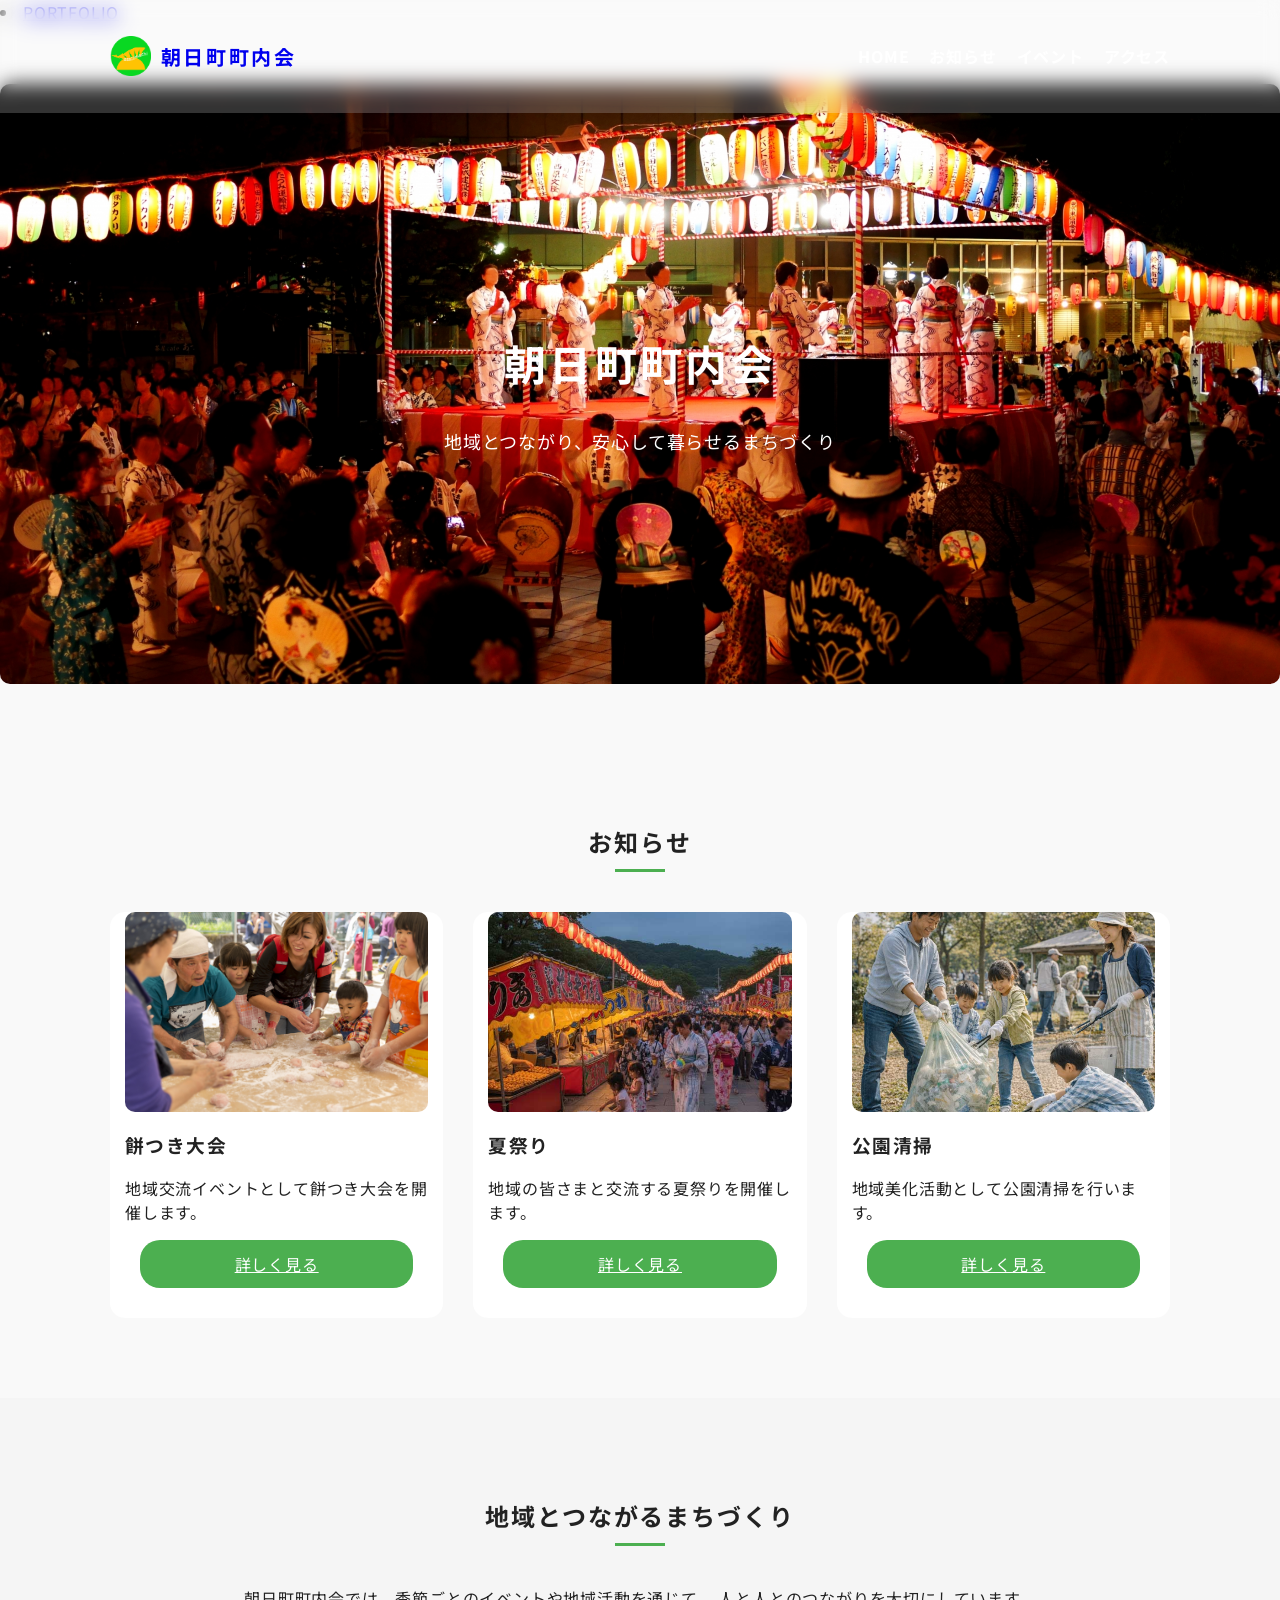
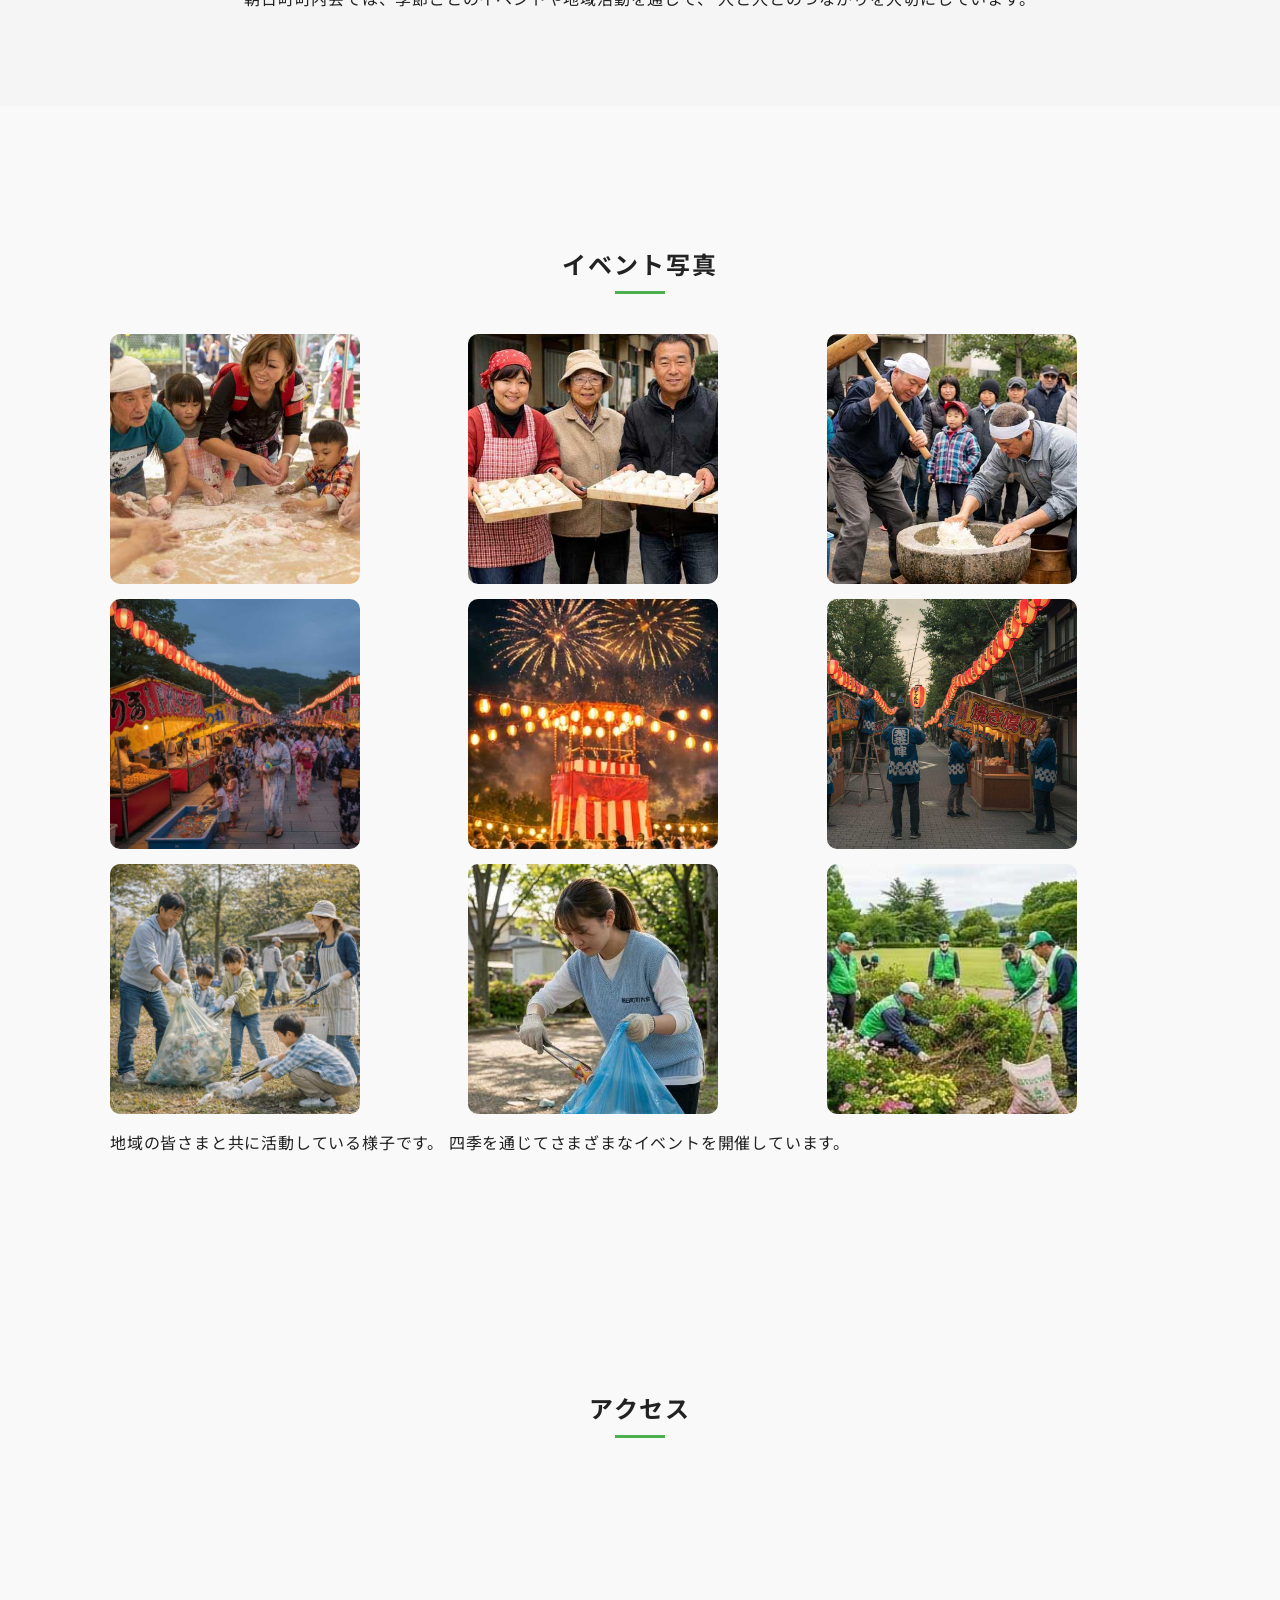
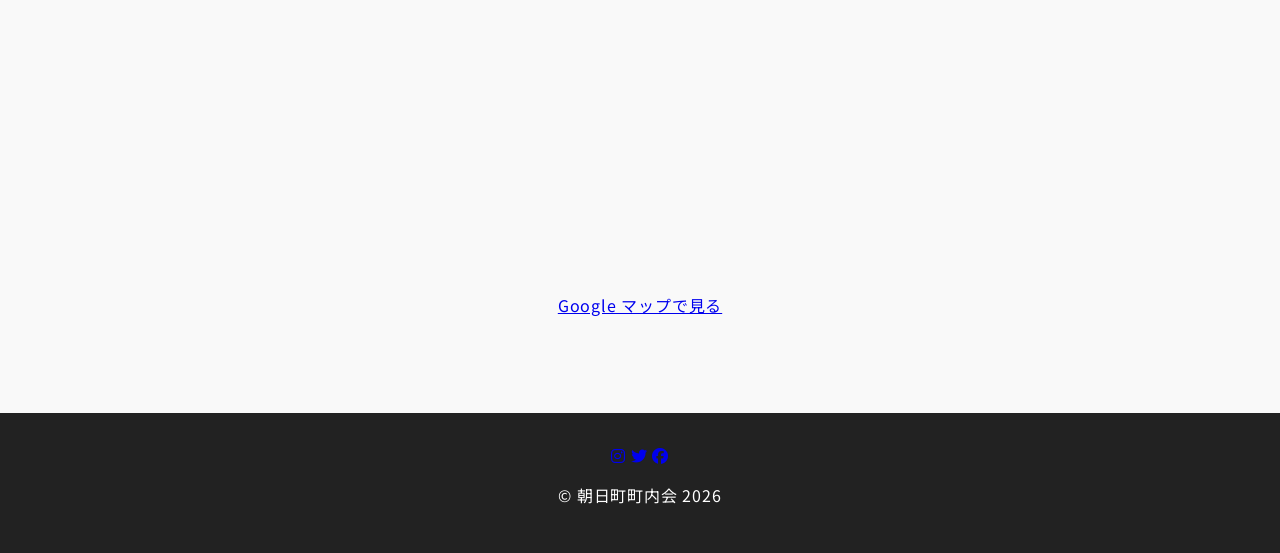
<file: mochitsuki-site/index.html>
<!doctype html>
<html lang="ja">
  <head>
    <meta charset="UTF-8" />
    <meta name="viewport" content="width=device-width, initial-scale=1.0" />

    <title>朝日町町内会</title>

    <link rel="stylesheet" href="style.css" />

    <link href="https://fonts.googleapis.com/css2?family=Noto+Sans+JP:wght@400;700&display=swap" rel="stylesheet" />

    <link rel="icon" href="images/favicon.png" />

    <link href="https://cdnjs.cloudflare.com/ajax/libs/font-awesome/6.5.0/css/all.min.css" rel="stylesheet" />

    <li><a href="portfolio.html">PORTFOLIO</a></li>
  </head>

  <body class="sub-page">
    <!-- ===== ヘッダー ===== -->
    <header>
      <div class="header-inner">
        <h1 class="logo">
          <a href="index.html">
            <img src="images/logo.png" alt="" />
            <span>朝日町町内会</span>
          </a>
        </h1>

        <nav>
          <ul class="nav">
            <li><a href="#">HOME</a></li>
            <li><a href="#news">お知らせ</a></li>
            <li><a href="#gallery">イベント</a></li>
            <li><a href="#access">アクセス</a></li>
          </ul>
        </nav>

        <!-- ハンバーガー -->
        <div class="menu-btn">
          <span></span>
          <span></span>
          <span></span>
        </div>
      </div>
    </header>

    <!-- ===== HERO ===== -->
    <section class="hero-slider">
      <div class="slide active">
        <img src="images/mochitsuki-hero.jpg" />
      </div>

      <div class="slide">
        <img src="images/festival-hero.jpg" />
      </div>

      <div class="slide">
        <img src="images/park-hero.jpg" />
      </div>
      <div class="hero-text">
        <h1>朝日町町内会</h1>
        <p>地域とつながり、安心して暮らせるまちづくり</p>
      </div>
    </section>

    <!-- ===== NEWS ===== -->
    <section id="news" class="container fade">
      <h2>お知らせ</h2>

      <div class="news-list">
        <div class="news-card">
          <div class="card-img">
            <img src="images/mochitsuki.jpg" />
          </div>
          <h3>餅つき大会</h3>
          <p>地域交流イベントとして餅つき大会を開催します。</p>
          <a href="mochitsuki.html" class="btn">詳しく見る</a>
        </div>

        <div class="news-card">
          <div class="card-img">
            <img src="images/festival1.jpg" />
          </div>
          <h3>夏祭り</h3>
          <p>地域の皆さまと交流する夏祭りを開催します。</p>
          <a href="festival.html" class="btn">詳しく見る</a>
        </div>

        <div class="news-card">
          <div class="card-img">
            <img src="images/park1.jpg" />
          </div>
          <h3>公園清掃</h3>
          <p>地域美化活動として公園清掃を行います。</p>
          <a href="clean.html" class="btn">詳しく見る</a>
        </div>
      </div>
    </section>

    <section class="concept">
      <h2>地域とつながるまちづくり</h2>
      <p>朝日町町内会では、季節ごとのイベントや地域活動を通じて、 人と人とのつながりを大切にしています。</p>
    </section>

    <!-- ===== ギャラリー ===== -->
    <section id="gallery" class="container fade">
      <h2>イベント写真</h2>

      <div class="gallery">
        <!-- 餅つき -->
        <img src="images/mochitsuki1.jpg" />
        <img src="images/mochitsuki2.jpg" />
        <img src="images/mochitsuki3.jpg" />

        <!-- 夏祭り -->
        <img src="images/festival1.jpg" />
        <img src="images/festival2.jpg" />
        <img src="images/festival3.jpg" />

        <!-- 美化清掃（ここが抜けてる） -->
        <img src="images/park1.jpg" />
        <img src="images/park2.jpg" />
        <img src="images/park3.jpg" />
      </div>
      <p class="gallery-text">
        地域の皆さまと共に活動している様子です。 四季を通じてさまざまなイベントを開催しています。
      </p>
    </section>

    <!-- ===== マップ ===== -->
    <section id="access" class="container fade">
      <h2>アクセス</h2>

      <div class="map">
        <iframe src="https://www.google.com/maps?q=鹿児島中央公園&output=embed"></iframe>

        <p style="text-align: center; margin-top: 10px">
          <a href="https://www.google.com/maps/place/鹿児島中央公園" target="_blank"> Google マップで見る </a>
        </p>
      </div>
    </section>

    <!-- ===== フッター ===== -->
    <footer>
      <div class="footer-sns">
        <a href="#"><i class="fab fa-instagram"></i></a>
        <a href="#"><i class="fab fa-twitter"></i></a>
        <a href="#"><i class="fab fa-facebook"></i></a>
      </div>
      <p>© 朝日町町内会 2026</p>
    </footer>

    <!-- ===== JS ===== -->
    <script>
      /* スライダー */
      let slides = document.querySelectorAll(".slide");
      let index = 0;

      function autoSlide() {
        slides[index].classList.remove("active");
        index++;
        if (index >= slides.length) {
          index = 0;
        }
        slides[index].classList.add("active");
      }
      setInterval(autoSlide, 4000);

      /* フェード */
      const fade = document.querySelectorAll(".fade");

      function fadeIn() {
        fade.forEach(function (el) {
          const pos = el.getBoundingClientRect().top;
          const screen = window.innerHeight;
          if (pos < screen - 100) {
            el.classList.add("show");
          }
        });
      }

      window.addEventListener("scroll", fadeIn);
      window.addEventListener("load", fadeIn);

      /* ハンバーガー */
      const menuBtn = document.querySelector(".menu-btn");
      const nav = document.querySelector(".nav");

      if (menuBtn && nav) {
        menuBtn.addEventListener("click", function () {
          menuBtn.classList.toggle("active");
          nav.classList.toggle("active");
        });
      }
    </script>
  </body>
</html>
</file>
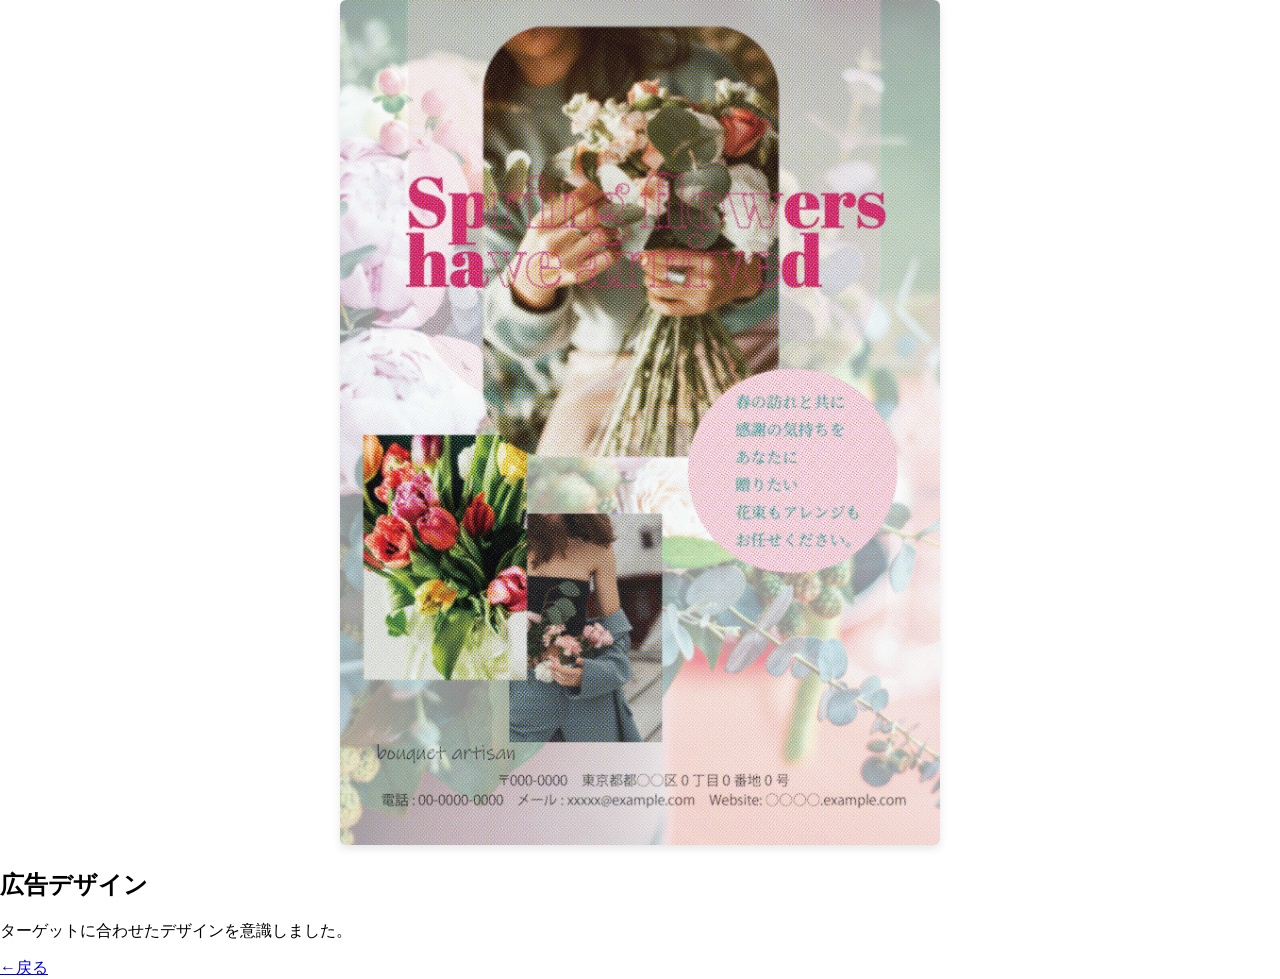
<file: ad-detail.html>
<!DOCTYPE html>
<html lang="ja">
<head>
  <meta charset="UTF-8">
  <title>広告デザイン</title>
  <link rel="stylesheet" href="style.css">
</head>

<body>

<section class="detail ad-page">

  <div class="detail-gallery">
    <img src="images/ad1.jpg">
   
  </div>

  <h2>広告デザイン</h2>
  <p>ターゲットに合わせたデザインを意識しました。</p>

  <a href="index.html">←戻る</a>

</section>
<section class="detail ad-page"></section>
</body>
</html>
</file>
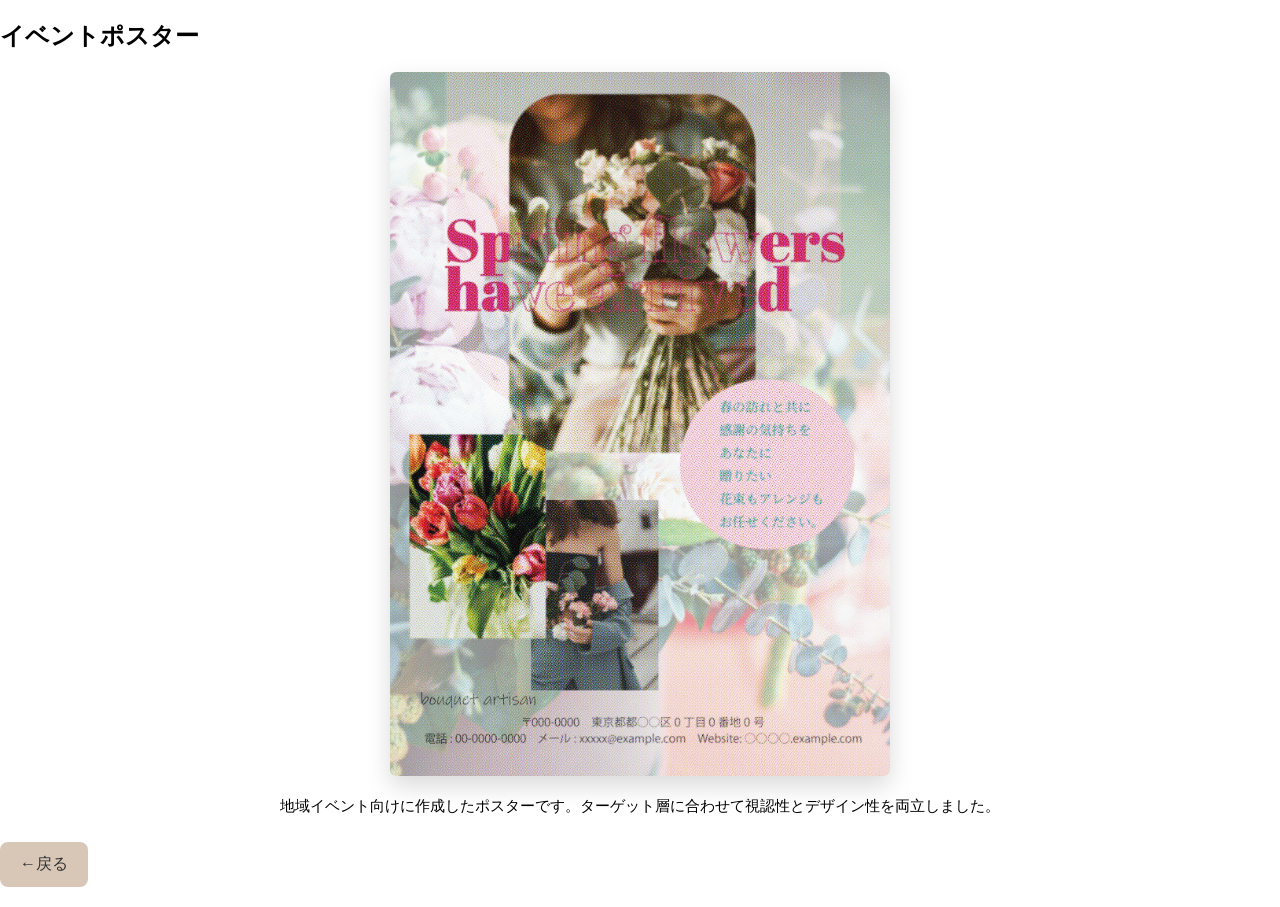
<file: ad1-detail.html>
<!DOCTYPE html>
<html lang="ja">
<head>
  <meta charset="UTF-8">
  <meta name="viewport" content="width=device-width, initial-scale=1.0">
  <title>イベントポスター詳細</title>
  <link rel="stylesheet" href="style.css">
  <style>
    /* wrapperで中央寄せ */
    .ad-wrapper {
      display: flex;
      justify-content: center;
      width: 100%;
      margin: 20px 0;
    }

    .ad-wrapper .ad-image {
      max-width: 500px;
      width: 100%;
      height: auto;
      object-fit: contain;
      display: block;
      box-shadow: 0 10px 25px rgba(0,0,0,0.15);
      border-radius: 6px;
      background-color: #fff;
    }

    .ad-detail .description {
      text-align: center;
      margin: 15px 0;
      font-size: 0.95rem;
    }

    .ad-detail .btn {
      display: inline-block;
      margin: 10px auto 20px;
      padding: 12px 20px;
      border-radius: 8px;
      background-color: #d8c7b7;
      color: #333;
      text-decoration: none;
      text-align: center;
    }
  </style>
</head>
<body>

<section class="ad-detail">
  <h2>イベントポスター</h2>

  <div class="ad-wrapper">
    <img src="images/ad1.jpg" alt="イベントポスター" class="ad-image">
  </div>

  <p class="description">
    地域イベント向けに作成したポスターです。ターゲット層に合わせて視認性とデザイン性を両立しました。
  </p>

  <a href="index.html" class="btn">←戻る</a>
</section>

</body>
</html>
</file>
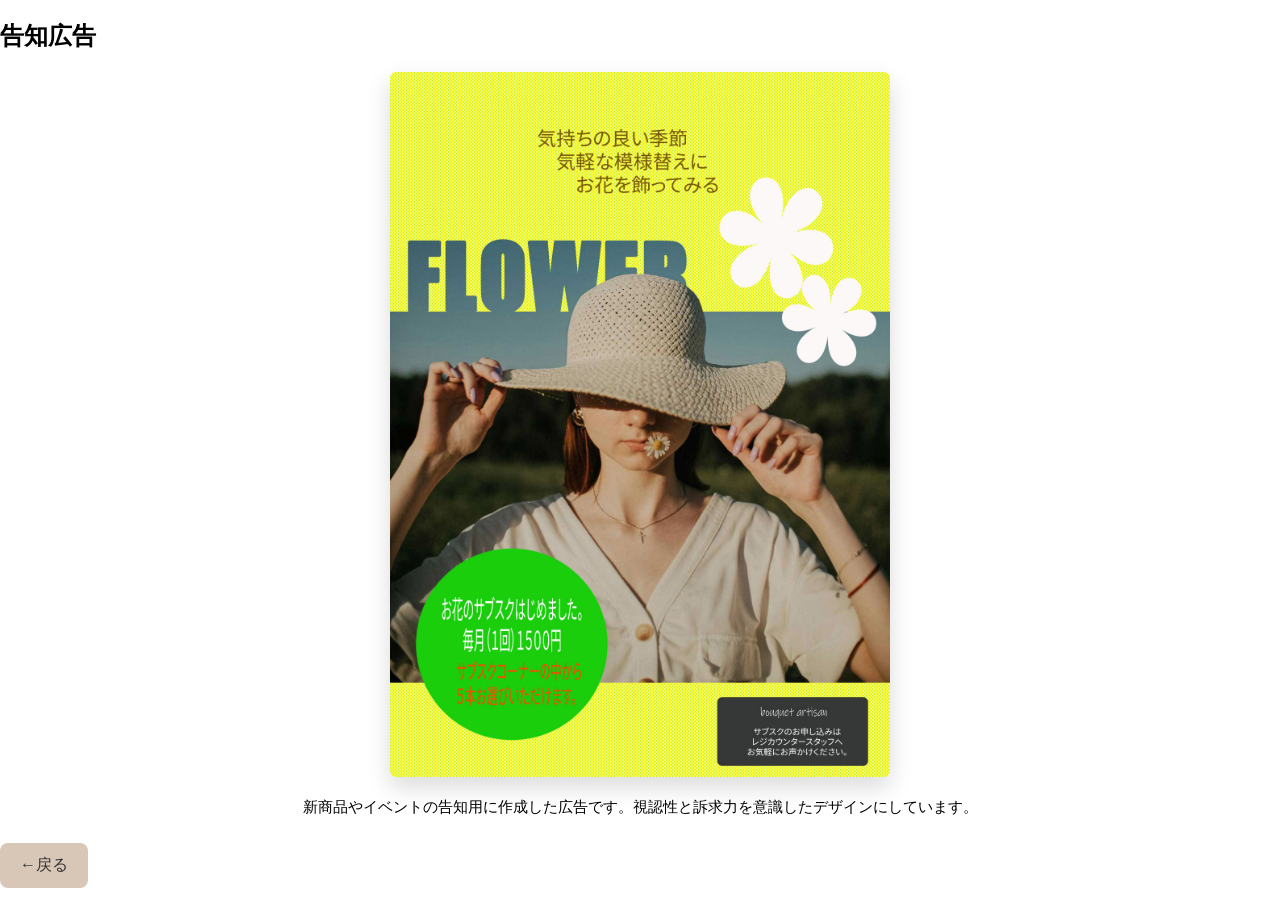
<file: ad2-detail.html>
<!DOCTYPE html>
<html lang="ja">
<head>
  <meta charset="UTF-8">
  <meta name="viewport" content="width=device-width, initial-scale=1.0">
  <title>告知広告詳細</title>
  <link rel="stylesheet" href="style.css">
  <style>
    .ad-wrapper {
      display: flex;
      justify-content: center;
      width: 100%;
      margin: 20px 0;
    }

    .ad-wrapper .ad-image {
      max-width: 500px;
      width: 100%;
      height: auto;
      object-fit: contain;
      display: block;
      box-shadow: 0 10px 25px rgba(0,0,0,0.15);
      border-radius: 6px;
      background-color: #fff;
    }

    .ad-detail .description {
      text-align: center;
      margin: 15px 0;
      font-size: 0.95rem;
    }

    .ad-detail .btn {
      display: inline-block;
      margin: 10px auto 20px;
      padding: 12px 20px;
      border-radius: 8px;
      background-color: #d8c7b7;
      color: #333;
      text-decoration: none;
      text-align: center;
    }
  </style>
</head>
<body>

<section class="ad-detail">
  <h2>告知広告</h2>

  <div class="ad-wrapper">
    <img src="images/ad2.jpg" alt="告知広告" class="ad-image">
  </div>

  <p class="description">
    新商品やイベントの告知用に作成した広告です。視認性と訴求力を意識したデザインにしています。
  </p>

  <a href="index.html" class="btn">←戻る</a>
</section>

</body>
</html>
</file>
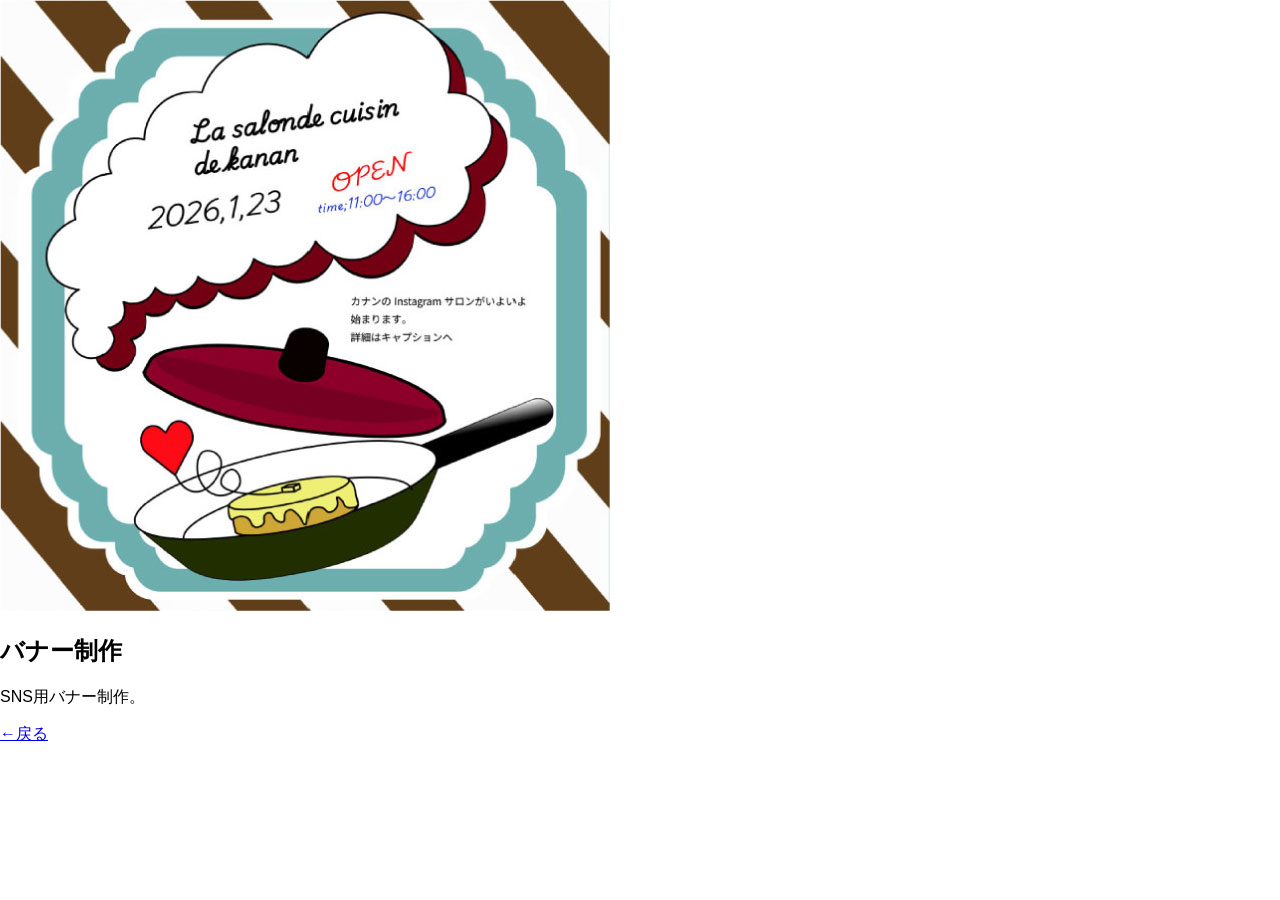
<file: banner-detail.html>
<!DOCTYPE html>
<html lang="ja">
<head>
  <meta charset="UTF-8">
  <title>バナー</title>
  <link rel="stylesheet" href="style.css">
</head>

<body>

<section class="detail">

  <img src="images/Instagrambanner.jpg" class="main-img">

  <h2>バナー制作</h2>
  <p>SNS用バナー制作。</p>

  <a href="index.html">←戻る</a>

</section>

</body>
</html>
</file>
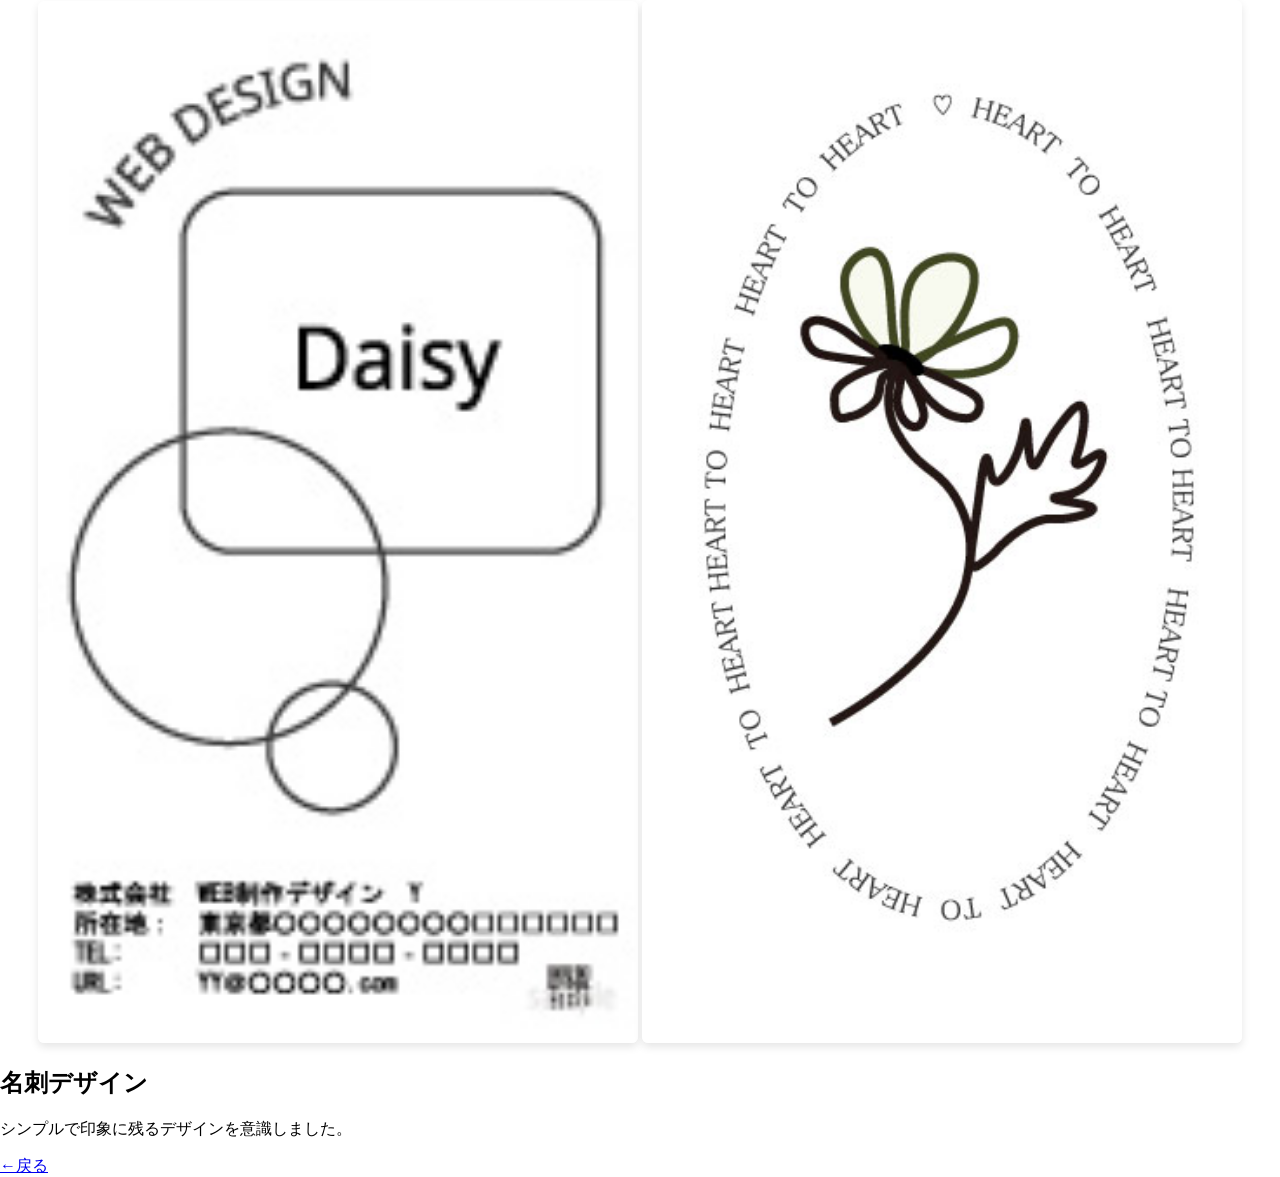
<file: card-detail.html>
<!DOCTYPE html>
<html lang="ja">
<head>
  <meta charset="UTF-8">
  <title>名刺デザイン</title>
  <link rel="stylesheet" href="style.css">
</head>

<body>

<section class="detail card-page">

  <div class="detail-gallery card-layout">
    <img src="images/meishi-front.jpg">
    <img src="images/meishi-back.jpg">
  </div>

  <h2>名刺デザイン</h2>
  <p>シンプルで印象に残るデザインを意識しました。</p>

  <a href="index.html">←戻る</a>

</section>

</body>
</html>
</file>
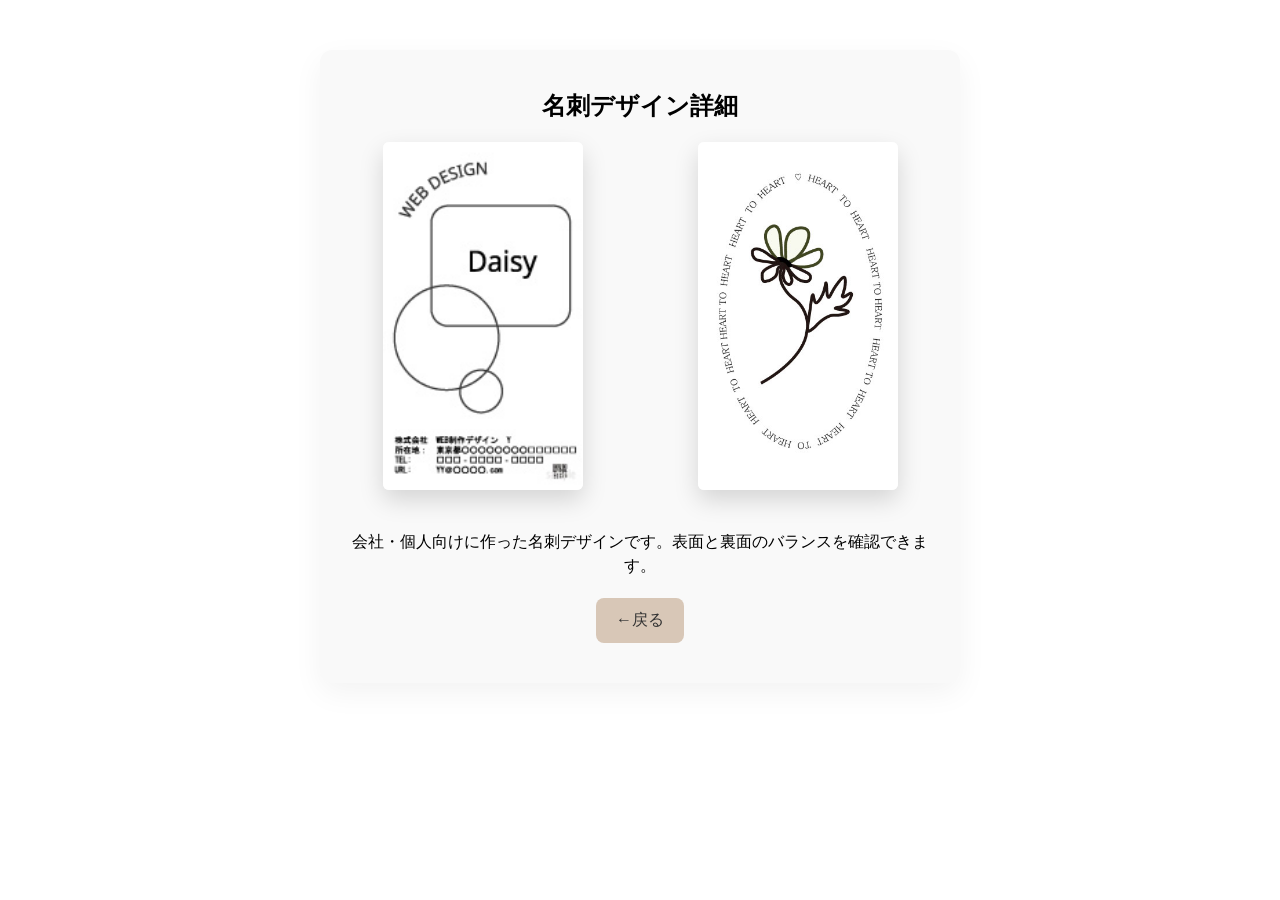
<file: meishi-detail.html>
<!DOCTYPE html>
<html lang="ja">
<head>
  <meta charset="UTF-8">
  <meta name="viewport" content="width=device-width, initial-scale=1.0">
  <title>名刺デザイン詳細</title>
  <link rel="stylesheet" href="style.css">
</head>
<body>
 <section class="cards-detail">
  <h2>名刺デザイン詳細</h2>

  <!-- 2枚横並び -->
  <div class="meishi-wrapper">
    <img src="images/meishi-front.jpg" alt="名刺前面" class="meishi">
    <img src="images/meishi-back.jpg" alt="名刺背面" class="meishi">
  </div>

  <!-- コメント -->
  <p class="description">会社・個人向けに作った名刺デザインです。表面と裏面のバランスを確認できます。</p>

  <!-- ボタン -->
  <a href="index.html" class="btn">←戻る</a>
</section>
</body>
</html>
</file>
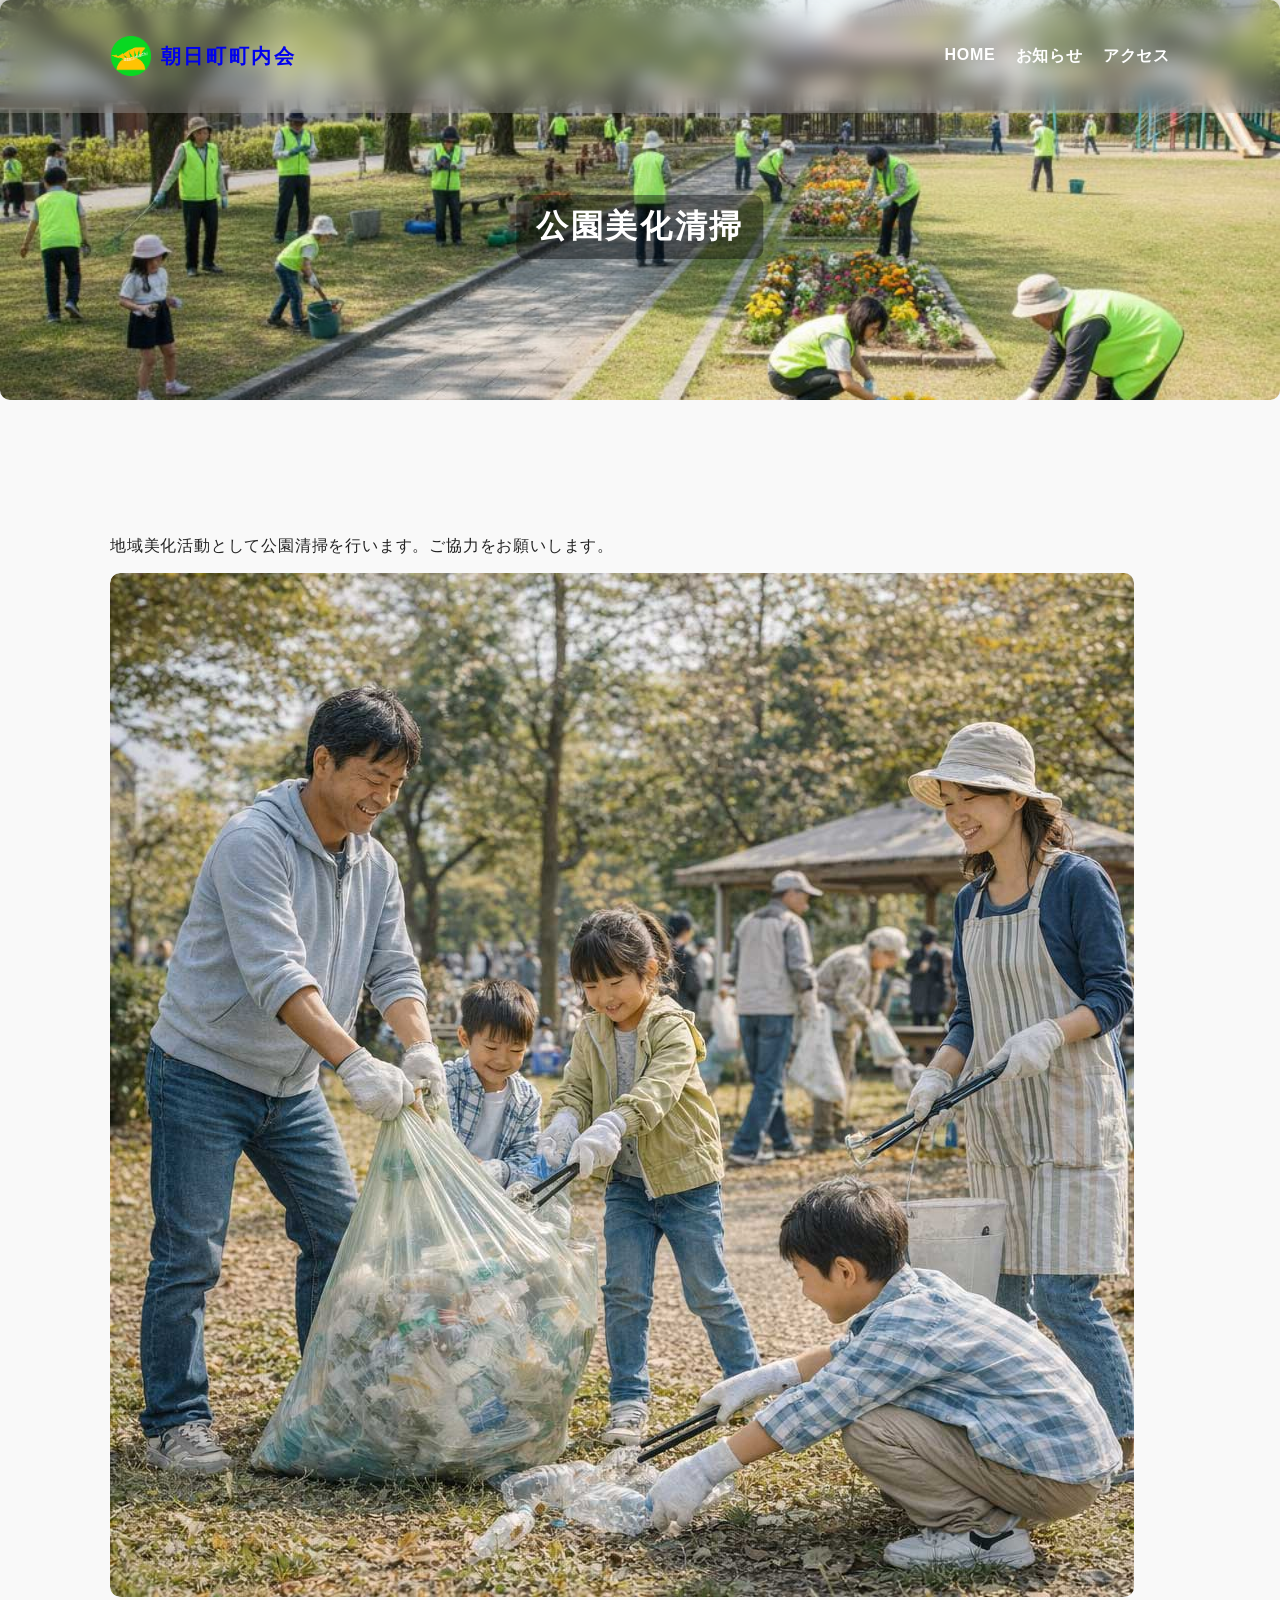
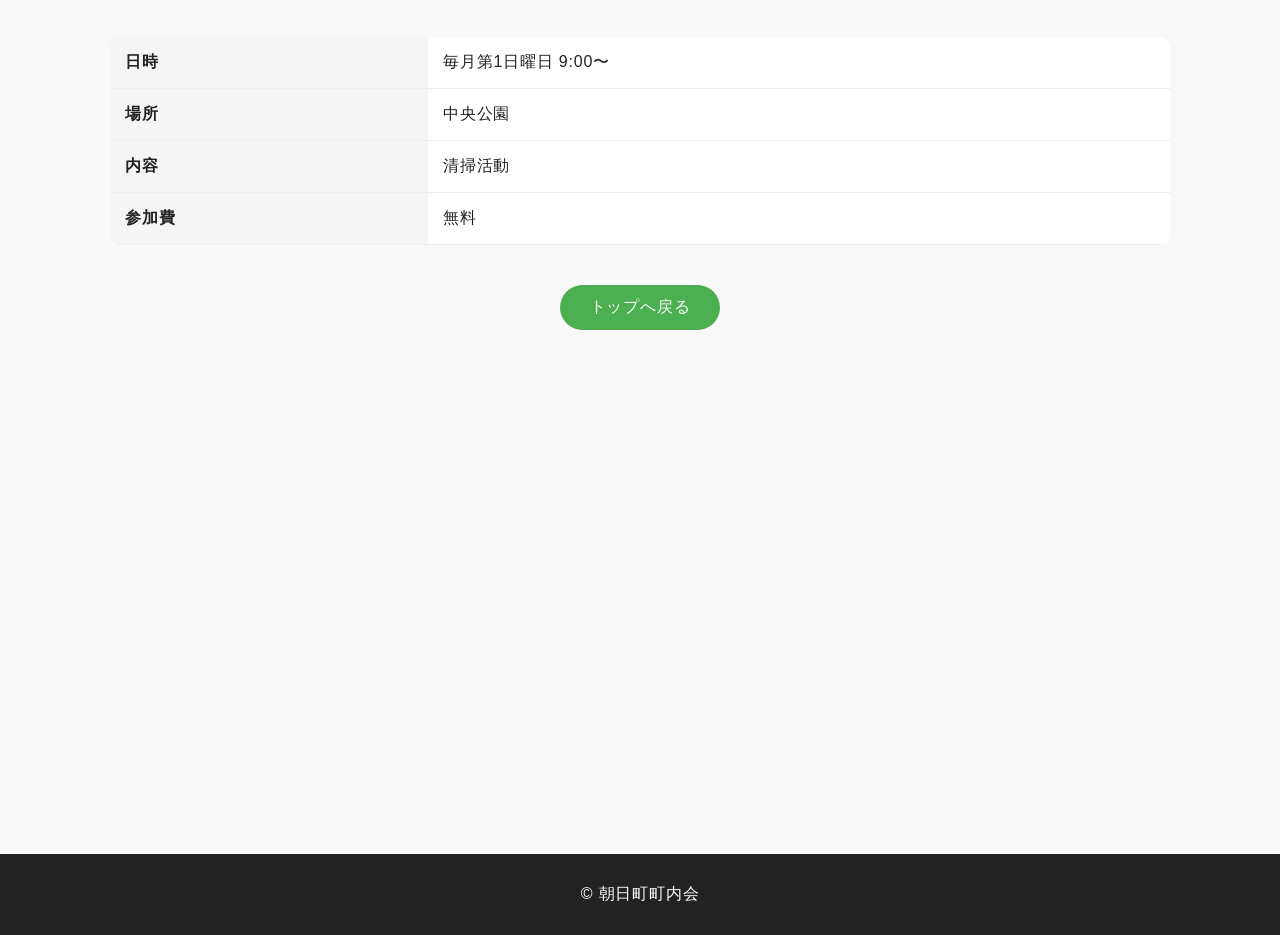
<file: mochitsuki-site/clean.html>
<!doctype html>
<html lang="ja">
  <head>
    <meta charset="UTF-8" />
    <meta name="viewport" content="width=device-width, initial-scale=1.0" />
    <title>公園美化清掃 | 朝日町町内会</title>
    <link rel="stylesheet" href="style.css" />
  </head>

  <body class="sub-page">
    <header>
      <div class="header-inner">
        <h1 class="logo">
          <a href="index.html">
            <img src="images/logo.png" />
            <span>朝日町町内会</span>
          </a>
        </h1>

        <nav>
          <ul class="nav">
            <li><a href="index.html">HOME</a></li>
            <li><a href="index.html#news">お知らせ</a></li>
            <li><a href="index.html#access">アクセス</a></li>
          </ul>
        </nav>

        <div class="menu-btn"><span></span><span></span><span></span></div>
      </div>
    </header>

    <section class="sub-hero">
      <img src="images/park-hero.jpg" />
      <h1>公園美化清掃</h1>
    </section>

    <div class="container">
      <p>地域美化活動として公園清掃を行います。ご協力をお願いします。</p>

      <div class="event-image">
        <img src="images/park1.jpg" />
      </div>

      <table class="event-table">
        <tr>
          <th>日時</th>
          <td>毎月第1日曜日 9:00〜</td>
        </tr>
        <tr>
          <th>場所</th>
          <td>中央公園</td>
        </tr>
        <tr>
          <th>内容</th>
          <td>清掃活動</td>
        </tr>
        <tr>
          <th>参加費</th>
          <td>無料</td>
        </tr>
      </table>

      <div class="back-btn-container">
        <a href="index.html" class="back-btn">トップへ戻る</a>
      </div>

      <div class="map">
        <iframe src="https://www.google.com/maps?q=鹿児島中央公園&output=embed"></iframe>
      </div>
    </div>

    <footer>© 朝日町町内会</footer>

    <script>
      const menuBtn = document.querySelector(".menu-btn");
      const nav = document.querySelector(".nav");

      if (menuBtn && nav) {
        menuBtn.addEventListener("click", function () {
          menuBtn.classList.toggle("active");
          nav.classList.toggle("active");
        });
      }
    </script>
  </body>
</html>
</file>
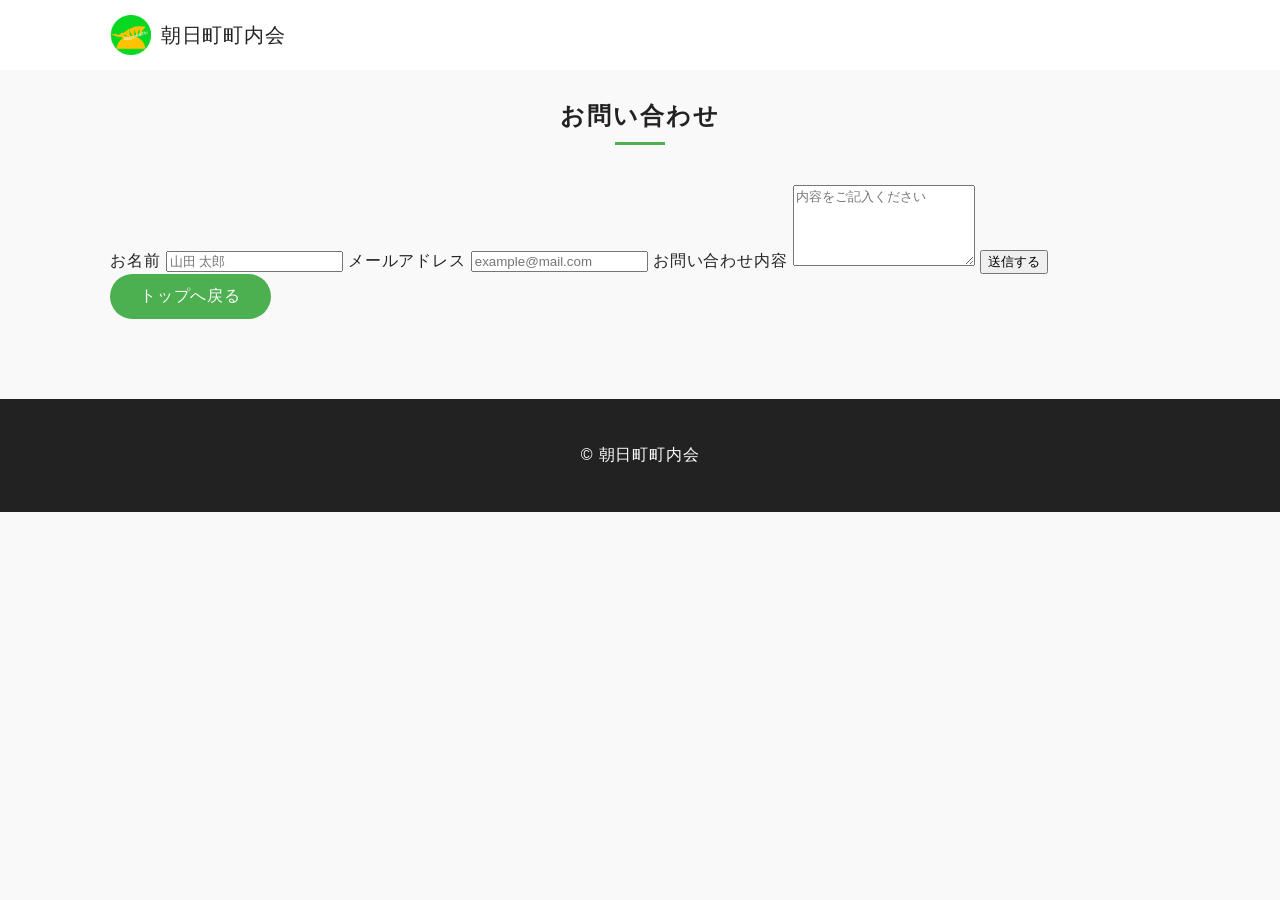
<file: mochitsuki-site/contact.html>
<!doctype html>
<html lang="ja">
  <head>
    <meta charset="UTF-8" />
    <title>お問い合わせ | 朝日町町内会</title>
    <link rel="stylesheet" href="style.css" />
  </head>

  <body>
    <header class="scrolled">
      <div class="header-inner">
        <div class="logo">
          <a href="index.html">
            <img src="images/logo.png" alt="" />
            <span>朝日町町内会</span>
          </a>
        </div>
      </div>
    </header>

    <section class="container">
      <h2>お問い合わせ</h2>

      <form class="contact-form">
        <label>お名前</label>
        <input type="text" placeholder="山田 太郎" required />

        <label>メールアドレス</label>
        <input type="email" placeholder="example@mail.com" required />

        <label>お問い合わせ内容</label>
        <textarea rows="5" placeholder="内容をご記入ください" required></textarea>

        <button type="submit">送信する</button>
      </form>
      <a href="index.html" class="back-btn">トップへ戻る</a>
    </section>

    <footer>
      <p>© 朝日町町内会</p>
    </footer>
  </body>
</html>
</file>
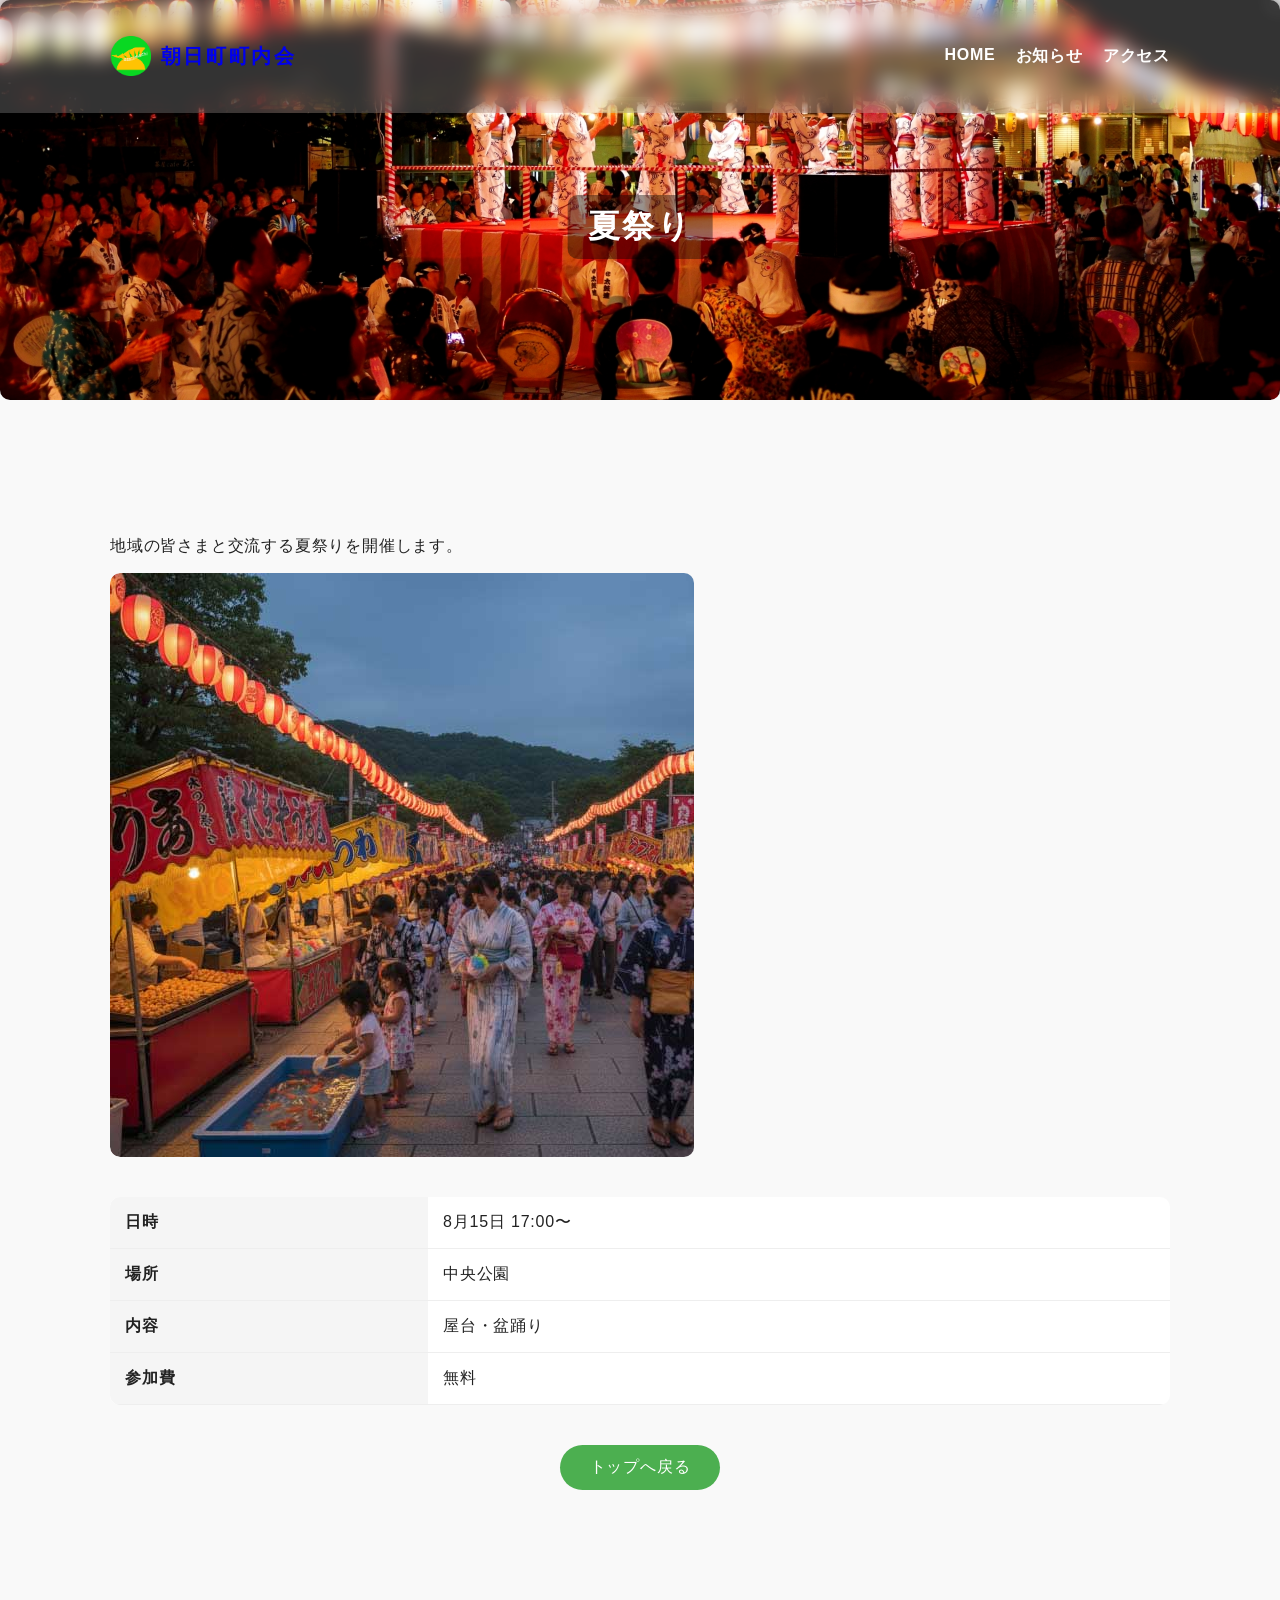
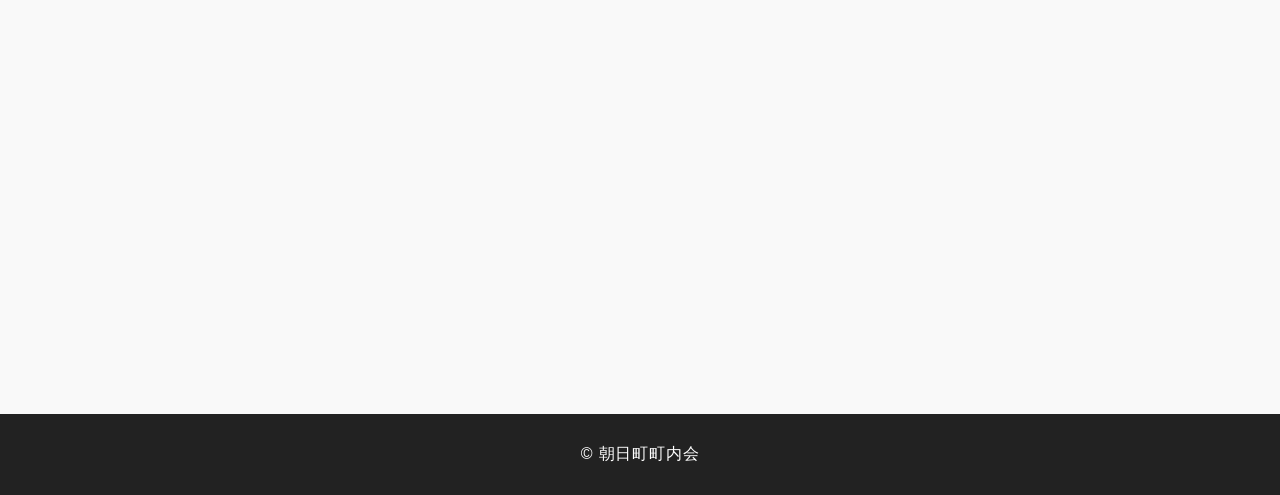
<file: mochitsuki-site/festival.html>
<!doctype html>
<html lang="ja">
  <head>
    <meta charset="UTF-8" />
    <meta name="viewport" content="width=device-width, initial-scale=1.0" />
    <title>夏祭り | 朝日町町内会</title>
    <link rel="stylesheet" href="style.css" />
  </head>

  <body class="sub-page">
    <header>
      <div class="header-inner">
        <h1 class="logo">
          <a href="index.html">
            <img src="images/logo.png" />
            <span>朝日町町内会</span>
          </a>
        </h1>

        <nav>
          <ul class="nav">
            <li><a href="index.html">HOME</a></li>
            <li><a href="index.html#news">お知らせ</a></li>
            <li><a href="index.html#access">アクセス</a></li>
          </ul>
        </nav>

        <div class="menu-btn"><span></span><span></span><span></span></div>
      </div>
    </header>

    <section class="sub-hero">
      <img src="images/festival-hero.jpg" />
      <h1>夏祭り</h1>
    </section>

    <div class="container">
      <p>地域の皆さまと交流する夏祭りを開催します。</p>

      <div class="event-image">
        <img src="images/festival1.jpg" />
      </div>

      <table class="event-table">
        <tr>
          <th>日時</th>
          <td>8月15日 17:00〜</td>
        </tr>
        <tr>
          <th>場所</th>
          <td>中央公園</td>
        </tr>
        <tr>
          <th>内容</th>
          <td>屋台・盆踊り</td>
        </tr>
        <tr>
          <th>参加費</th>
          <td>無料</td>
        </tr>
      </table>

      <div class="back-btn-container">
        <a href="index.html" class="back-btn">トップへ戻る</a>
      </div>

      <div class="map">
        <iframe src="https://www.google.com/maps?q=鹿児島中央公園&output=embed"></iframe>
      </div>
    </div>

    <footer>© 朝日町町内会</footer>

    <script>
      const menuBtn = document.querySelector(".menu-btn");
      const nav = document.querySelector(".nav");

      if (menuBtn && nav) {
        menuBtn.addEventListener("click", function () {
          menuBtn.classList.toggle("active");
          nav.classList.toggle("active");
        });
      }
    </script>
  </body>
</html>
</file>
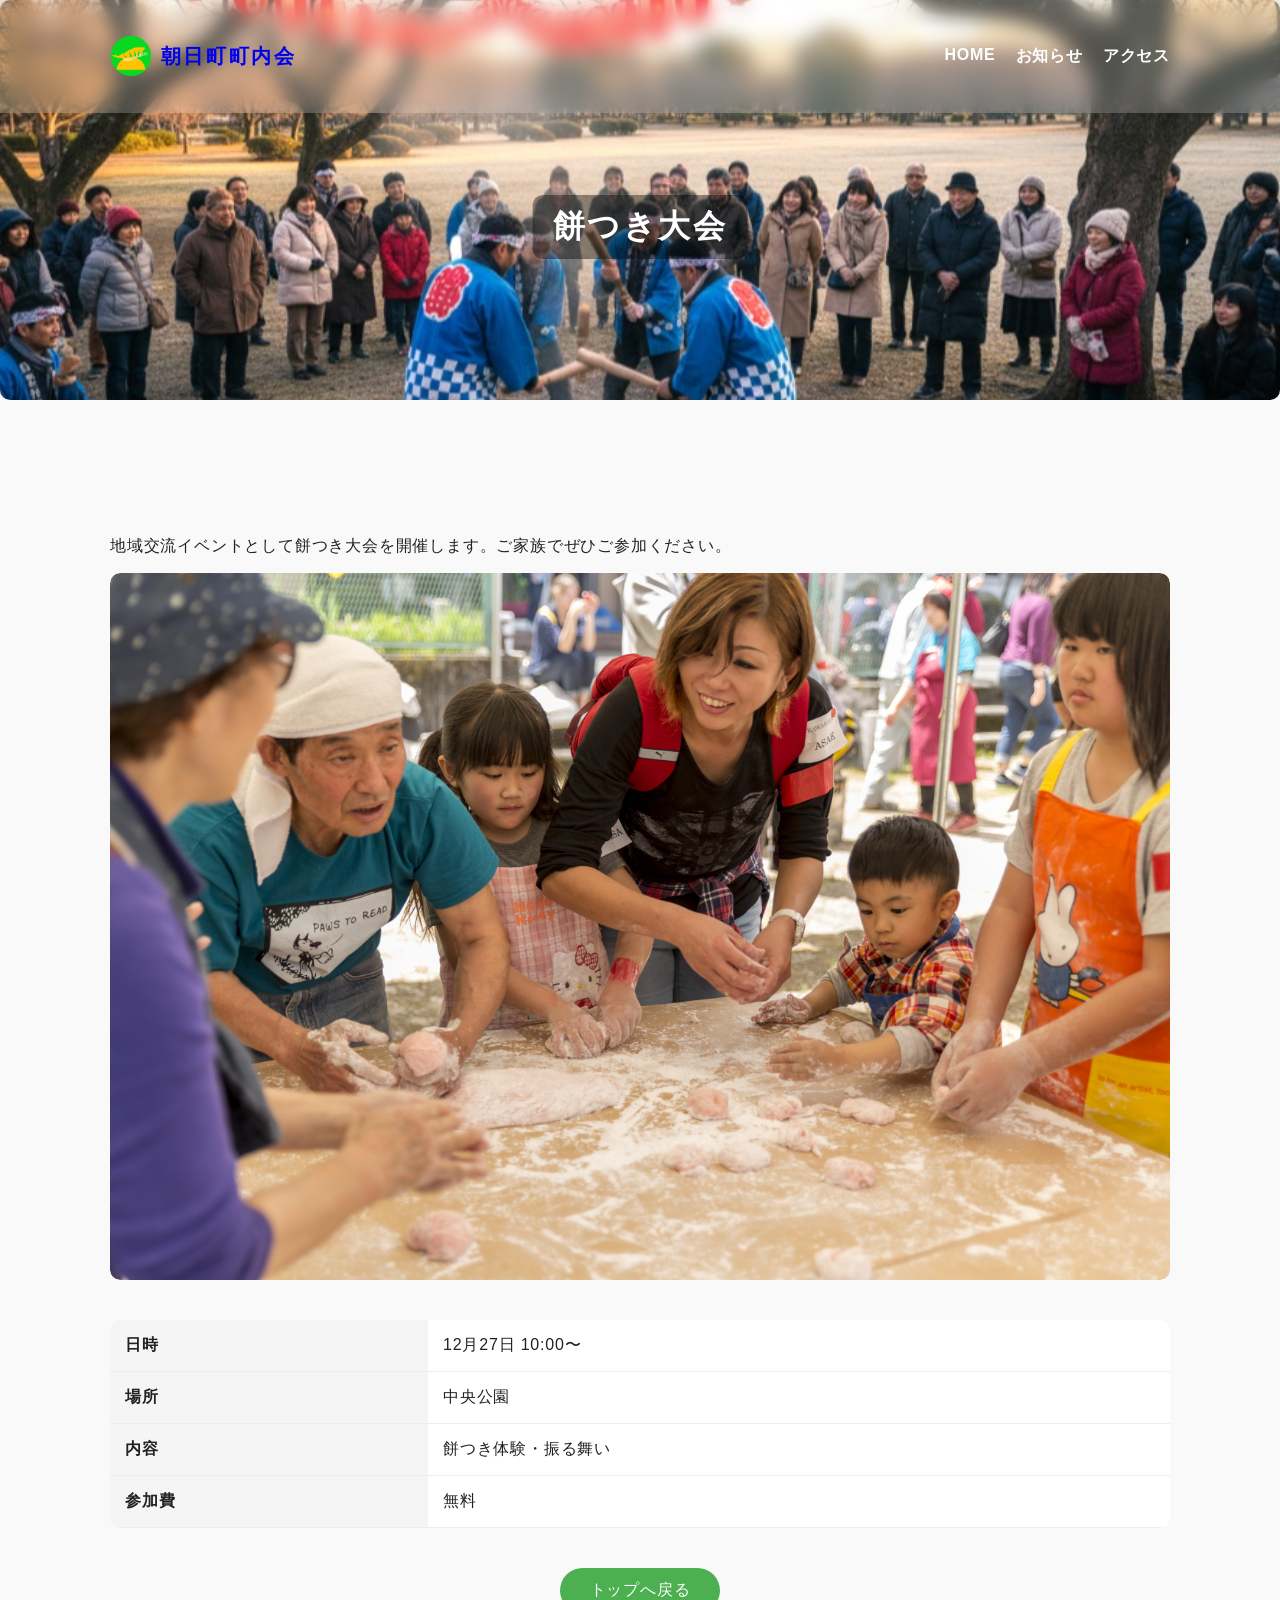
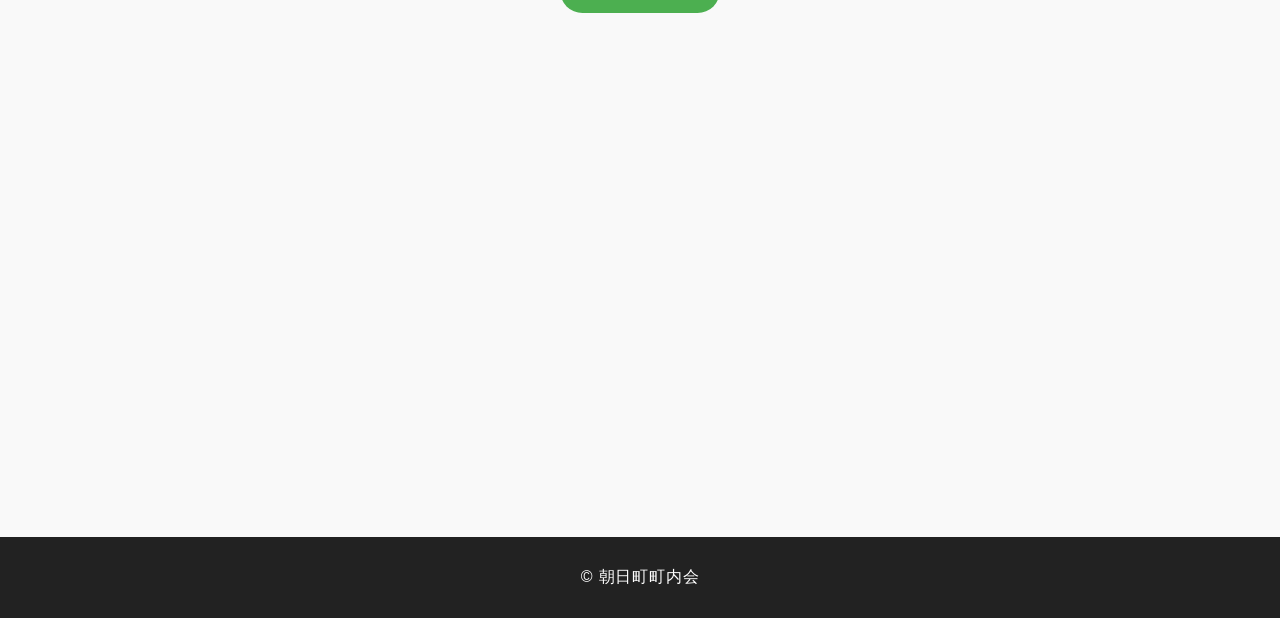
<file: mochitsuki-site/mochitsuki.html>
<!doctype html>
<html lang="ja">
  <head>
    <meta charset="UTF-8" />
    <meta name="viewport" content="width=device-width, initial-scale=1.0" />
    <title>餅つき大会 | 朝日町町内会</title>
    <link rel="stylesheet" href="style.css" />
  </head>

  <body class="sub-page">
    <header>
      <div class="header-inner">
        <h1 class="logo">
          <a href="index.html">
            <img src="images/logo.png" />
            <span>朝日町町内会</span>
          </a>
        </h1>

        <nav>
          <ul class="nav">
            <li><a href="index.html">HOME</a></li>
            <li><a href="index.html#news">お知らせ</a></li>
            <li><a href="index.html#access">アクセス</a></li>
          </ul>
        </nav>

        <div class="menu-btn"><span></span><span></span><span></span></div>
      </div>
    </header>

    <!-- ヒーロー -->
    <section class="sub-hero">
      <img src="images/mochitsuki-hero.jpg" />
      <h1>餅つき大会</h1>
    </section>

    <div class="container">
      <p>地域交流イベントとして餅つき大会を開催します。ご家族でぜひご参加ください。</p>

      <div class="event-image">
        <img src="images/mochitsuki.jpg" />
      </div>

      <table class="event-table">
        <tr>
          <th>日時</th>
          <td>12月27日 10:00〜</td>
        </tr>
        <tr>
          <th>場所</th>
          <td>中央公園</td>
        </tr>
        <tr>
          <th>内容</th>
          <td>餅つき体験・振る舞い</td>
        </tr>
        <tr>
          <th>参加費</th>
          <td>無料</td>
        </tr>
      </table>

      <div class="back-btn-container">
        <a href="index.html" class="back-btn">トップへ戻る</a>
      </div>

      <div class="map">
        <iframe src="https://www.google.com/maps?q=鹿児島中央公園&output=embed"></iframe>
      </div>
    </div>

    <footer>© 朝日町町内会</footer>

    <script>
      const menuBtn = document.querySelector(".menu-btn");
      const nav = document.querySelector(".nav");

      if (menuBtn && nav) {
        menuBtn.addEventListener("click", function () {
          menuBtn.classList.toggle("active");
          nav.classList.toggle("active");
        });
      }
    </script>
  </body>
</html>
</file>
<file: mochitsuki-site/style.css>
/* ===== リセット ===== */
* {
  box-sizing: border-box;
}

body {
  font-family: "Noto Sans JP", sans-serif;
  margin: 0;
  background: #f9f9f9;
  color: #222;
  letter-spacing: 0.05em;
}

img {
  max-width: 100%;
  height: auto;
  display: block;
  border-radius: 10px;
}

h1,
h2,
h3 {
  font-weight: 700;
  letter-spacing: 0.08em;
}

/* ===== ヘッダー ===== */
header {
  position: fixed;
  top: 0;
  width: 100%;
  z-index: 1000;
  background: rgba(255, 255, 255, 0.2);
  backdrop-filter: blur(10px);
  transition: 0.3s;
}

header.scrolled {
  background: rgba(255, 255, 255, 0.95);
}

.header-inner {
  display: flex;
  justify-content: space-between;
  align-items: center;
  max-width: 1100px;
  margin: auto;
  padding: 15px 20px;
}

@media (max-width: 768px) {
  .hero-slider {
    margin-top: 80px; /* 高さ増加に対応 */
  }
}
/* ロゴ */
.logo a {
  display: flex;
  align-items: center;
  text-decoration: none;
}

.logo img {
  height: 40px;
}

.logo span {
  margin-left: 10px;
  font-size: 20px;
  white-space: nowrap;
}

/* ナビ */
.nav {
  display: flex;
  gap: 20px;
  list-style: none;
}

.nav a {
  text-decoration: none;
  font-weight: bold;
  color: #fff;
}

/* スクロール後 */
header.scrolled .nav a,
header.scrolled .logo span {
  color: #222;
}

/* ===== ハンバーガー ===== */
.menu-btn {
  display: none;
  width: 30px;
  height: 24px;
  position: relative;
}

.menu-btn span {
  position: absolute;
  width: 100%;
  height: 3px;
  background: #fff;
  left: 0;
}

.menu-btn span:nth-child(1) {
  top: 0;
}
.menu-btn span:nth-child(2) {
  top: 10px;
}
.menu-btn span:nth-child(3) {
  top: 20px;
}

header.scrolled .menu-btn span {
  background: #222;
}

/* ===== HERO ===== */
.hero-slider {
  height: 600px;
  position: relative;
  overflow: hidden;
  margin-top: 60px; /* headerの高さ分 */
}
.slide {
  position: absolute;
  width: 100%;
  height: 100%;
  opacity: 0;
  transition: 1s;
}

.slide.active {
  opacity: 1;
}

.slide img {
  width: 100%;
  height: 100%;
  object-fit: cover;
}

.hero-text {
  position: absolute;
  top: 50%;
  left: 50%;
  transform: translate(-50%, -50%);
  color: #fff;
  text-align: center;
}

.hero-text h1 {
  font-size: 42px;
}

.hero-text p {
  font-size: 18px;
}

/* ===== セクション ===== */
.container {
  max-width: 1100px;
  margin: auto;
  padding: 80px 20px;
}

h2 {
  text-align: center;
  margin-bottom: 40px;
}

h2::after {
  content: "";
  width: 50px;
  height: 3px;
  background: #4caf50;
  display: block;
  margin: 10px auto;
}

/* ===== ニュース ===== */
.news-list {
  display: grid;
  grid-template-columns: repeat(3, 1fr);
  gap: 30px;
}

.news-card {
  background: #fff;
  border-radius: 15px;
  overflow: hidden;
  transition: 0.3s;
  padding: 0 15px 15px;
}

.news-card:hover {
  transform: translateY(-8px);
}

.card-img {
  height: 200px;
  overflow: hidden;
}

.card-img img {
  width: 100%;
  height: 100%;
  object-fit: cover;
  transition: 0.5s;
}

.card-img:hover img {
  transform: scale(1.08);
}

.btn {
  display: block;
  margin: 15px;
  padding: 12px;
  text-align: center;
  background: #4caf50;
  color: #fff;
  border-radius: 20px;
}

.news-card {
  padding: 0 15px 15px;
}
/* ===== コンセプト ===== */
.concept {
  text-align: center;
  padding: 80px 20px;
  background: #f5f5f5;
}

/* ===== ギャラリー ===== */
.gallery {
  display: grid;
  grid-template-columns: repeat(3, 1fr);
  gap: 15px;
}

.gallery img {
  height: 250px;
  object-fit: cover;
  transition: 0.4s;
}

.gallery img:hover {
  transform: scale(1.08);
}

/* ===== フッター ===== */
footer {
  background: #222;
  color: #fff;
  text-align: center;
  padding: 30px;
}

/* ===== スマホ ===== */
@media (max-width: 768px) {
  header {
    background: #fff;
  }

  .logo span,
  .nav a {
    color: #222;
  }

  .menu-btn {
    display: block;
  }

  .menu-btn span {
    background: #222;
  }

  .nav {
    position: absolute;
    top: 70px;
    left: 0;
    width: 100%;
    background: #fff;
    display: none;
    flex-direction: column;
    align-items: center;
    z-index: 999;
  }

  .nav.active {
    display: flex;
  }

  .nav li {
    width: 100%;
    padding: 15px;
    border-bottom: 1px solid #eee;
    text-align: center;
  }

  .hero-slider {
    height: 400px;
  }

  .hero-text h1 {
    font-size: 26px;
  }

  .hero-text p {
    font-size: 14px;
  }

  .news-list {
    grid-template-columns: 1fr;
  }

  .gallery {
    grid-template-columns: 1fr;
  }

  .btn {
    width: 100%;
  }
}
.sub-hero {
  position: relative;
  width: 100%;
  height: 400px;
  overflow: hidden;
}

.sub-hero img {
  width: 100%;
  height: 100%;
  object-fit: cover;
}

.sub-hero h1 {
  position: absolute;
  top: 50%;
  left: 50%;
  transform: translate(-50%, -50%);
  color: #fff;
  font-size: 32px;
  background: rgba(0, 0, 0, 0.4);
  padding: 10px 20px;
  border-radius: 10px;
}
.sub-page .container {
  padding-top: 120px;
}
.event-table {
  width: 100%;
  border-collapse: collapse;
  margin: 40px 0;
  background: #fff;
  border-radius: 10px;
  overflow: hidden;
}

.event-table th,
.event-table td {
  padding: 15px;
  border-bottom: 1px solid #eee;
}

.event-table th {
  width: 30%;
  background: #f5f5f5;
  text-align: left;
}
.back-btn-container {
  text-align: center;
  margin: 40px 0;
}

.back-btn {
  display: inline-block;
  padding: 12px 30px;
  background: #4caf50;
  color: #fff;
  border-radius: 30px;
  text-decoration: none;
}
.event-image {
  overflow: hidden;
  border-radius: 10px;
}

.event-image img {
  transition: 0.5s;
}

.event-image:hover img {
  transform: scale(1.05);
}
.map {
  width: 100%;
  margin-top: 20px;
}

.map iframe {
  width: 100%;
  height: 400px;
  border: 0;
  border-radius: 10px;
}
.map {
  width: 100%;
  margin-top: 20px;
}

.map iframe {
  width: 100%;
  height: 400px;
  border: 0;
  border-radius: 10px;
}
@media (max-width: 768px) {
  .gallery {
    grid-template-columns: 1fr; /* 1列にする */
  }

  .gallery img {
    width: 100%;
    height: auto; /* ←これが超重要 */
  }
}
</file>
<file: style.css>
body {
  font-family: "Noto Sans JP", sans-serif;
  margin: 0;
}

/* ================= HERO ================= */
.hero {
  position: relative;
  height: 60vh; /* ←小さくした */
  min-height: 400px;
  overflow: hidden;
  background: #fff;
}

.slider {
  position: absolute;
  top: 50%;
  left: 50%;
  transform: translate(-50%, -50%) rotate(-12deg);
  width: 220%;
  z-index: 1;
}

.track {
  display: flex;
  animation: slide 45s linear infinite;
}

.track img {
  width: 300px;
  height: 60vh;
  object-fit: cover;
  border-radius: 10px;
  margin-left: -10px;
  opacity: 0.9;
}

@keyframes slide {
  0% { transform: translateX(0); }
  100% { transform: translateX(-50%); }
}

.hero-text {
  position: absolute;
  top: 50%;
  left: 50%;
  transform: translate(-50%, -50%);
  z-index: 10;
  text-align: center;
  width: 90%;
  max-width: 500px;
  color: #000;
}

.hero-text h1 {
  font-size: 36px;
}

/* ================= ABOUT ================= */
.about {
  text-align: center;
  padding: 80px 20px;
}

.about-icon {
  width: 150px;
  height: 150px;
  border-radius: 50%;
  object-fit: cover;
  display: block;
  margin: 20px auto;
}

/* ================= GALLERY ================= */
.gallery {
  padding: 80px 20px;
  background: #f9f9f9;
}

.gallery-grid {
  display: grid;
  grid-template-columns: repeat(3, 1fr);
  gap: 20px;
}

.gallery-item {
  aspect-ratio: 3 / 5;
  overflow: hidden;
  border-radius: 12px;
}

.gallery-item img {
  width: 100%;
  height: 100%;
  object-fit: cover;
  transition: .3s;
}

.gallery-item:hover img {
  transform: scale(1.05);
}

/* ================= WORKS（トップ） ================= */
.works {
  padding: 80px 20px;
  text-align: center;
}

.works-card {
  max-width: 300px;*/
  margin: auto;
  padding: 20px;
  box-shadow: 0 10px 25px rgba(0,0,0,0.1);
}

.works-card img {
  width: 100%;
}

/* ================= WORK DETAIL（←追加） ================= */
.work-detail {
  padding: 80px 20px;
}

.work-container {
  display: flex;
  gap: 60px;
  align-items: flex-start;
  max-width: 1000px;
  margin: auto;
}

.work-image {
  flex: 1;
}

.work-image img {
  width: 100%;
  box-shadow: 0 10px 25px rgba(0,0,0,0.1);
}

.work-text {
  flex: 1;
  line-height: 1.8;
}

.work-text h2 {
  font-size: 28px;
  margin-bottom: 20px;
}

.work-text ul {
  margin-top: 20px;
  padding-left: 20px;
}

/* ================= 広告・名刺 ================= */
/*.ads-grid {
  display: grid;
  grid-template-columns: repeat(2, 1fr);
  gap: 40px;
  padding: 50px 20px;
}

.ad-card {
  text-align: center;
  box-shadow: 0 10px 25px rgba(0,0,0,0.1);
}

.ad-card img {
  width: 100%;
  height: 500px;
  object-fit: cover;
}*/
/* 広告カード（A4縦比率） */
/* グリッドはそのまま */
/* グリッドはそのまま */
/* -------------------------------
   WORKS
---------------------------------*/
.works {
  padding: 100px 20px;
  text-align: center;
}

.works-card {
  max-width: 300px;
  margin: auto;
  box-shadow: 0 15px 30px rgba(0,0,0,0.1);
  padding: 20px;
  display: flex;
  flex-direction: column;
}

.works-card img {
  width: 100%;
  height: auto;
  object-fit: cover; /* 画像をカードいっぱいにトリミング */
  display: block;
  margin-bottom: 10px;
}
/* -------------------------------
   広告・名刺グリッド
---------------------------------*/
/* グリッド2列 */
.ads-grid {
  display: grid;
  grid-template-columns: repeat(2, 1fr);
  gap: 40px;
  padding: 50px 20px;
  justify-items: center;
}

/* 共通カード */
.card {
  width: 100%;
  box-shadow: 0 15px 30px rgba(0,0,0,0.1);
  border-radius: 8px;
  overflow: hidden;
  text-align: center;
  display: flex;
  flex-direction: column;
}

/* 広告カード */
.ad-card {
  max-width: 400px;   /* 広告だけ大きく */
}

/* 名刺カード */

/* 名刺カード */
.meishi-card {
  max-width: 220px;   /* 180px → 220px に広げる */
  width: 100%;
  text-align: center;
}

.meishi-card img {
  width: 100%;
  height: auto;       /* 縦横比維持 */
  object-fit: contain; /* 画像全体表示 */
  display: block;
  margin: 0 auto;
}
/* 画像縦長対応 */
.card img {
  width: 100%;
  height: auto;
  object-fit: contain;   /* 縦長でも全体表示 */
  display: block;
  background-color: #fff;
}

/* 説明文 */
.card .description {
  margin: 10px 15px;
  font-size: 0.95rem;
  color: #333;
  line-height: 1.4;
  text-align: center;
}

/* ボタン */
.card .btn {
  margin: 10px 0 20px;
}

/* レスポンシブ */
@media screen and (max-width: 768px) {
  .ads-grid {
    grid-template-columns: 1fr;
  }
  .ad-card, .meishi-card {
    max-width: 90%;
  }
}
/* レスポンシブ */
@media screen and (max-width: 768px) {
  .ads-grid {
    grid-template-columns: 1fr;
  }
  .card {
    max-width: 90%;
  }
}
/* ================= CONTACT ================= */
/* Contact セクション全体 */
.contact {
  max-width: 600px;           /* 横幅を制限 */
  margin: 0 auto;             /* 中央寄せ */
  padding: 80px 20px;         /* 上下余白 */
  text-align: center;
  background-color: #f9f9f9;  /* 優しい背景色 */
  border-radius: 12px;        /* 角丸で柔らかい印象 */
  box-shadow: 0 10px 30px rgba(0,0,0,0.05); /* 軽い影 */
}

/* フォーム全体 */
.contact form {
  display: flex;
  flex-direction: column;
  gap: 15px;                  /* 入力欄の間隔 */
}

/* インプット・テキストエリア */
.contact input,
.contact textarea {
  padding: 12px 15px;
  border-radius: 8px;
  border: 1px solid #ccc;
  font-size: 1rem;
  width: 100%;
  box-sizing: border-box;
  transition: border-color 0.3s;
}

/* フォーカス時 */
.contact input:focus,
.contact textarea:focus {
  border-color: #66aaff;
  outline: none;
}

/* ボタン */
/* ボタン */
.contact button {
  padding: 12px 20px;
  border: none;
  border-radius: 8px;
  background-color: #d8c7b7; /* ベージュ系 */
  color: #333;               /* 文字色は濃いめで見やすく */
  font-size: 1rem;
  cursor: pointer;
  transition: background-color 0.3s;
}

/* ホバー時 */
.contact button:hover {
  background-color: #c1b09d; /* 少し濃いベージュに変化 */
}
/* ================= BUTTON ================= */
.btn {
  display: inline-block;
  background: #333;
  color: #fff;
  padding: 12px 24px;
  border-radius: 30px;
  transition: 0.3s;
  text-decoration: none;
}

.btn:hover {
  background: #555;
  transform: translateY(-2px);
}

/* ================= FOOTER ================= */
.footer {
  background: #333;
  color: #fff;
  text-align: center;
  padding: 20px;
}

/* ================= スマホ対応 ================= */
@media (max-width: 768px) {

  .hero {
    height: 50vh;
  }

  .hero-text h1 {
    font-size: 22px;
  }

  .track img {
    width: 180px;
    height: 50vh;
  }

  .gallery-grid {
    grid-template-columns: 1fr;
  }

  .ads-grid {
    grid-template-columns: 1fr;
    gap: 20px;
  }

  .work-container {
    flex-direction: column;
  }

  .works,
  .contact {
    padding: 50px 20px
  }

}
/* detailページのギャラリー画像調整 */
.detail-gallery {
  text-align: center;     /* 画像を中央に配置 */
  margin-bottom: 20px;
}

.detail-gallery img {
  max-width: 600px;       /* 画像の最大横幅 */
  width: 100%;            /* 横幅はコンテナに合わせる */
  height: auto;           /* 高さは比率を維持 */
  object-fit: cover;      /* トリミングして収める */
  display: inline-block;  /* 中央揃えでブロック化 */
  border-radius: 6px;     /* お好みで角を丸く */
  box-shadow: 0 4px 8px rgba(0,0,0,0.1); /* 少し立体感 */
}

/* 名刺詳細ページを中央寄せ */
.cards-detail {
  max-width: 600px;
  margin: 50px auto;
  padding: 20px;
  text-align: center;
  background-color: #f9f9f9;
  border-radius: 12px;
  box-shadow: 0 10px 30px rgba(0,0,0,0.05);
}

.cards-detail img {
  width: 100%;
  height: auto;
  object-fit: contain;
  display: block;
  margin: 0 auto 20px;
}

.cards-detail p {
  font-size: 1rem;
  line-height: 1.5;
  margin-bottom: 20px;
  text-align: center;
}

.cards-detail .btn {
  display: inline-block;
  padding: 12px 20px;
  border-radius: 8px;
  background-color: #d8c7b7;
  color: #333;
  text-decoration: none;
  font-weight: 500;
  transition: background-color 0.3s;
}

.cards-detail .btn:hover {
  background-color: #c1b09d;
}

/* 前面カード（1枚目） */
.cards-detail img.front {
  width: 100%;
  max-width: 400px;   /* 大きめ */
  height: auto;
  object-fit: contain;
  display: block;
  margin: 0 auto 20px;
}

/* 裏面カード（2枚目） */
.cards-detail img.back {
  width: 100%;
  max-width: 220px;   /* 小さめ */
  height: auto;
  object-fit: contain;
  display: block;
  margin: 0 auto 20px;
}

.cards-wrapper { 
  position: relative; 
  height: 350px; 
}

.cards-wrapper .meishi-large {
   position: absolute; 
   right:0; top:0; 
   width:300px; 
   transform:rotate(-5deg); 
   z-index:2; 
  }

.cards-wrapper .meishi-small {
   position: absolute; 
   left:0; 
   bottom:0;
   width:180px; 
   transform:rotate(-5deg); 
   z-index:1; 
  }

.cards-detail .description {
   margin-top:380px; 
  }

  /* wrapperは相対配置 */
.cards-wrapper {
  position: relative;
  height: 350px; /* 画像が収まる高さに調整 */
}

/* 大きい名刺1 */
.cards-wrapper .meishi-large {
  position: absolute;
  right: 0;
  top: 0;
  width: 300px;   /* 大きさ */
  height: auto;
  object-fit: contain;
  z-index: 2;
}

/* 小さい名刺2 */
.cards-wrapper .meishi-small {
  position: absolute;
  left: 20px;      /* 少しずらす */
  bottom: 20px;    /* 少しずらす */
  width: 180px;    /* 小さめ */
  height: auto;
  object-fit: contain;
  z-index: 1;
}

/* コメント文は画像の下 */
.cards-detail .description {
  margin-top: 360px; /* wrapperの高さ + 少し余白 */
  font-size: 1rem;
  line-height: 1.5;
  text-align: center;
}

/* ボタンも中央寄せ */
.cards-detail .btn {
  display: inline-block;
  margin: 15px 0 0;
  padding: 12px 20px;
  border-radius: 8px;
  background-color: #d8c7b7;
  color: #333;
  text-decoration: none;
  font-weight: 500;
}

/* wrapperは親要素を相対位置に */
.cards-wrapper {
  position: relative;
  width: 100%;
  max-width: 700px;  /* 好きな横幅に調整 */
  height: 400px;     /* 適宜、画像サイズに合わせる */
  margin: 0 auto;    /* ページ中央に配置 */
}

/* 大きい名刺（右上に配置） */
.cards-wrapper .meishi-large {
  position: absolute;
  top: 0;
  right: 0;
  width: 300px;    /* 大きさ */
  height: auto;
  object-fit: contain;
  z-index: 2;
}

/* 小さい名刺（左下に配置） */
.cards-wrapper .meishi-small {
  position: absolute;
  bottom: 0;
  left: 0;
  width: 180px;    /* 小さめ */
  height: auto;
  object-fit: contain;
  z-index: 1;
}

/* コメントとボタンをwrapperの下に配置 */
.cards-detail .description {
  margin-top: 420px;  /* wrapperの高さ+余白 */
  text-align: center;
}

.cards-detail .btn {
  display: inline-block;
  margin: 15px auto 0;
  padding: 12px 20px;
  border-radius: 8px;
  background-color: #d8c7b7;
  color: #333;
  text-decoration: none;
  text-align: center;
}
/* wrapperで位置基準を作る */
.cards-wrapper {
  position: relative;
  width: 100%;
  max-width: 700px;  /* ページ中央に収まる横幅 */
  height: 350px;     /* 画像が収まる高さ */
  margin: 0 auto;    /* ページ中央寄せ */
}

/* 大きい名刺1（右上） */
.cards-wrapper .meishi-large {
  position: absolute;
  top: 0;
  right: 0;
  width: 300px;
  height: auto;
  object-fit: contain;
  z-index: 2;
}

/* 小さい名刺2（左下） */
.cards-wrapper .meishi-small {
  position: absolute;
  bottom: 0;
  left: 0;
  width: 180px;
  height: auto;
  object-fit: contain;
  z-index: 1;
}

/* コメント文は wrapper の下に中央寄せ */
.cards-detail .description {
  margin-top: 370px; /* wrapper の高さ + 少し余白 */
  text-align: center;
}

/* ボタン中央寄せ */
.cards-detail .btn {
  display: inline-block;
  margin: 15px auto 0;
  padding: 12px 20px;
  border-radius: 8px;
  background-color: #d8c7b7; /* ベージュ系 */
  color: #333;
  text-decoration: none;
}

.cards-wrapper {
  position: relative;
  width: 100%;
  max-width: 700px;
  height: 350px;
  margin: 0 auto;
}

/* 大きい名刺 */
.cards-wrapper .meishi-large {
  position: absolute !important;
  top: 0 !important;
  right: 0 !important;
  width: 300px;
  height: auto;
  z-index: 2;
}

/* 小さい名刺 */
.cards-wrapper .meishi-small {
  position: absolute !important;
  bottom: 0 !important;
  left: 0 !important;
  width: 180px;
  height: auto;
  z-index: 1;
}

/* コメントとボタン */
.cards-detail .description {
  margin-top: 360px;
  text-align: center;
}

.cards-detail .btn {
  display: inline-block;
  margin: 15px auto 0;
  padding: 12px 20px;
  border-radius: 8px;
  background-color: #d8c7b7;
  color: #333;
  text-decoration: none;
}

/* wrapperで横並び中央寄せ */
.meishi-wrapper {
  display: flex;
  justify-content: center; /* 横方向中央寄せ */
  gap: 20px;               /* 2枚の間隔 */
  flex-wrap: wrap;         /* 画面が狭いときは折り返し */
  margin: 20px 0;
}

/* 名刺画像 */
.meishi-wrapper .meishi {
  width: 200px;     /* 好きな大きさに調整 */
  height: auto;     /* 縦横比維持 */
  object-fit: contain;
  display: block;
}

/* コメント文 */
.cards-detail .description {
  text-align: center;
  margin: 20px 0;
}

/* ボタン中央寄せ */
.cards-detail .btn {
  display: inline-block;
  margin: 0 auto 20px;
  padding: 12px 20px;
  border-radius: 8px;
  background-color: #d8c7b7; /* ベージュ系 */
  color: #333;
  text-decoration: none;
  text-align: center;
}

/* 画像横並び中央寄せ */
.meishi-wrapper {
  display: flex;
  justify-content: center; /* 横方向中央寄せ */
  gap: 20px;               /* 2枚の間隔 */
  flex-wrap: wrap;         /* 画面狭い場合は折り返し */
  margin: 20px 0;
}

.meishi-wrapper .meishi {
  width: 200px; /* 好きな大きさに調整 */
  height: auto;
  object-fit: contain;
  display: block;
}

/* コメント文 */
.cards .description {
  text-align: center;
  margin: 10px 0;
  font-size: 0.95rem;
}

/* ボタン中央寄せ */
.cards .btn {
  display: inline-block;
  margin: 10px auto 20px;
  padding: 12px 20px;
  border-radius: 8px;
  background-color: #d8c7b7; /* ベージュ系 */
  color: #333;
  text-decoration: none;
  text-align: center;
}

/* wrapper: 横並び中央寄せ */
.meishi-wrapper {
  display: flex;
  justify-content: center; /* 横中央寄せ */
  gap: 30px;               /* 画像同士の間隔 */
  flex-wrap: wrap;         /* 画面狭いときは折り返し */
  margin: 20px 0;
}

/* 名刺画像に影をつける */
.meishi-wrapper .meishi {
  width: 200px;              /* 好きな大きさに調整 */
  height: auto;
  object-fit: contain;
  display: block;
  box-shadow: 0 10px 25px rgba(0,0,0,0.15); /* 影 */
  border-radius: 6px;        /* 角を少し丸く */
  background-color: #fff;    /* 白背景で影が見えるように */
}
</file>
